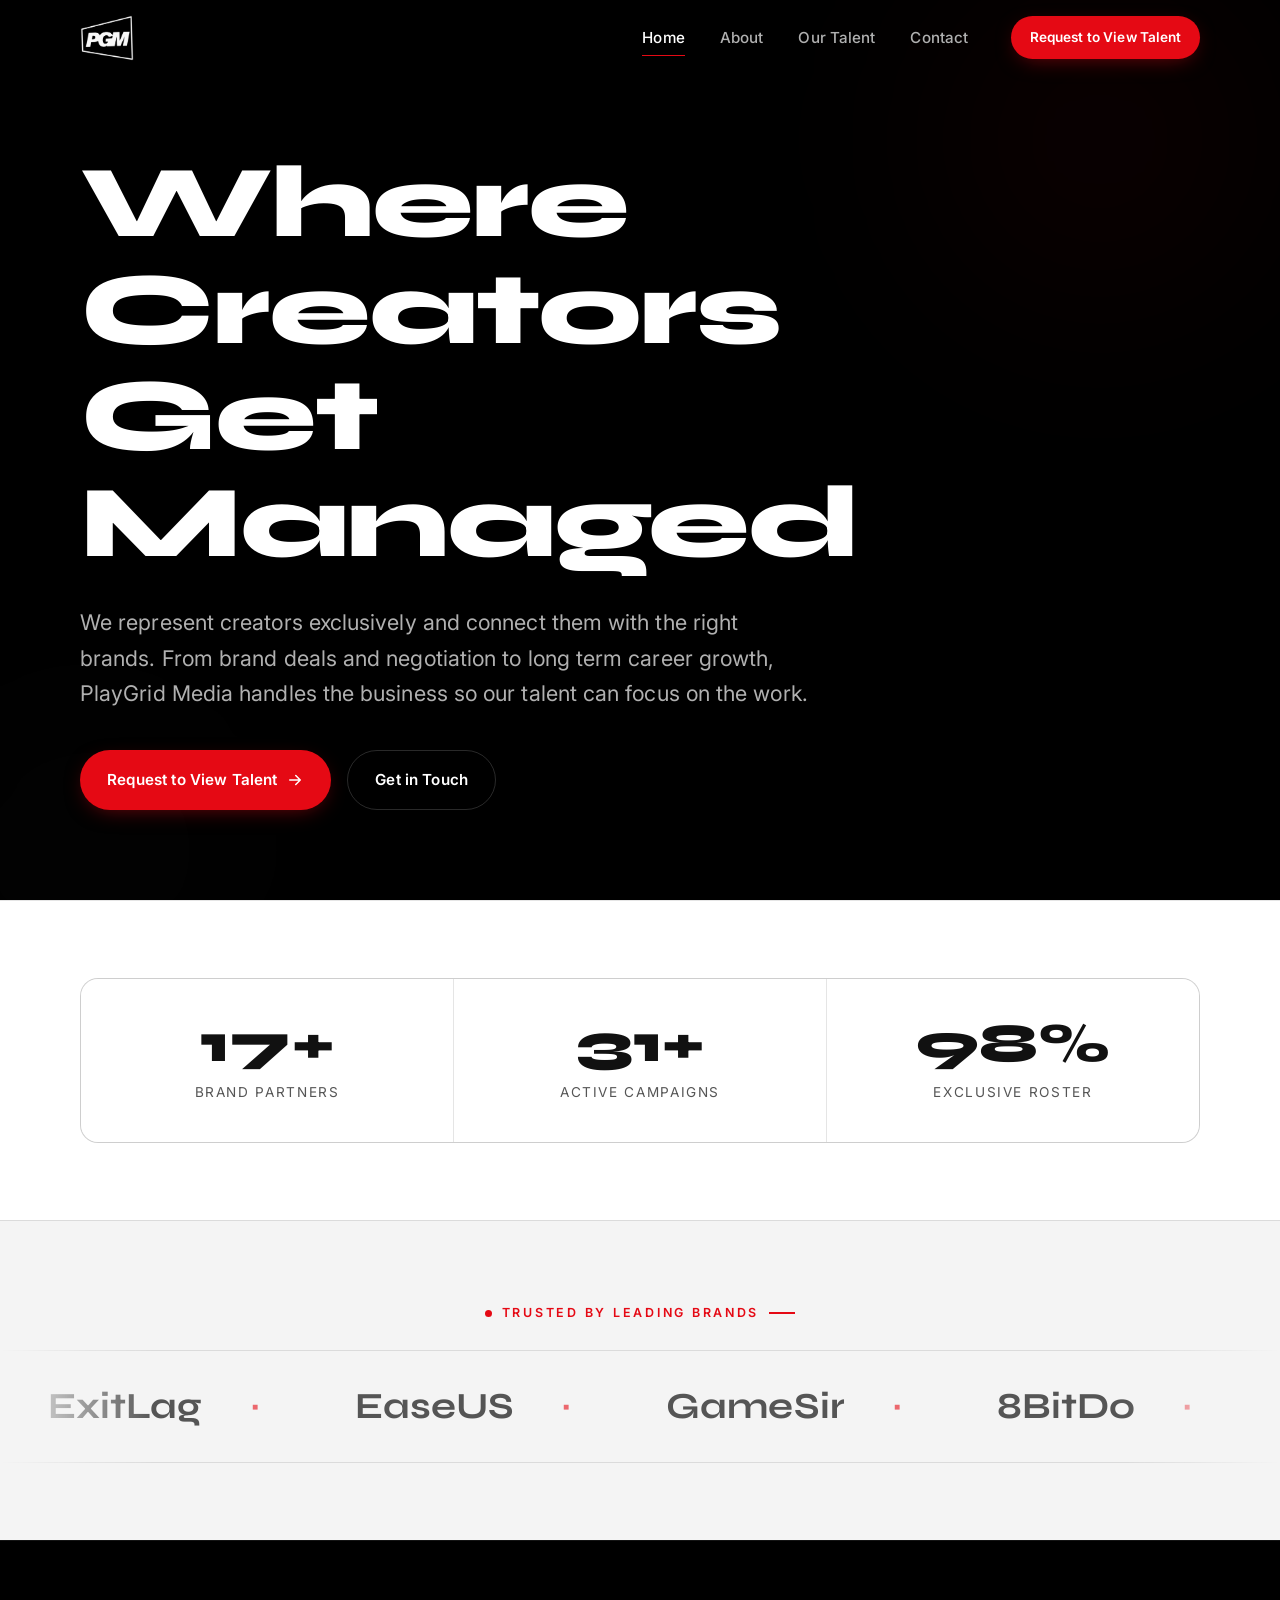
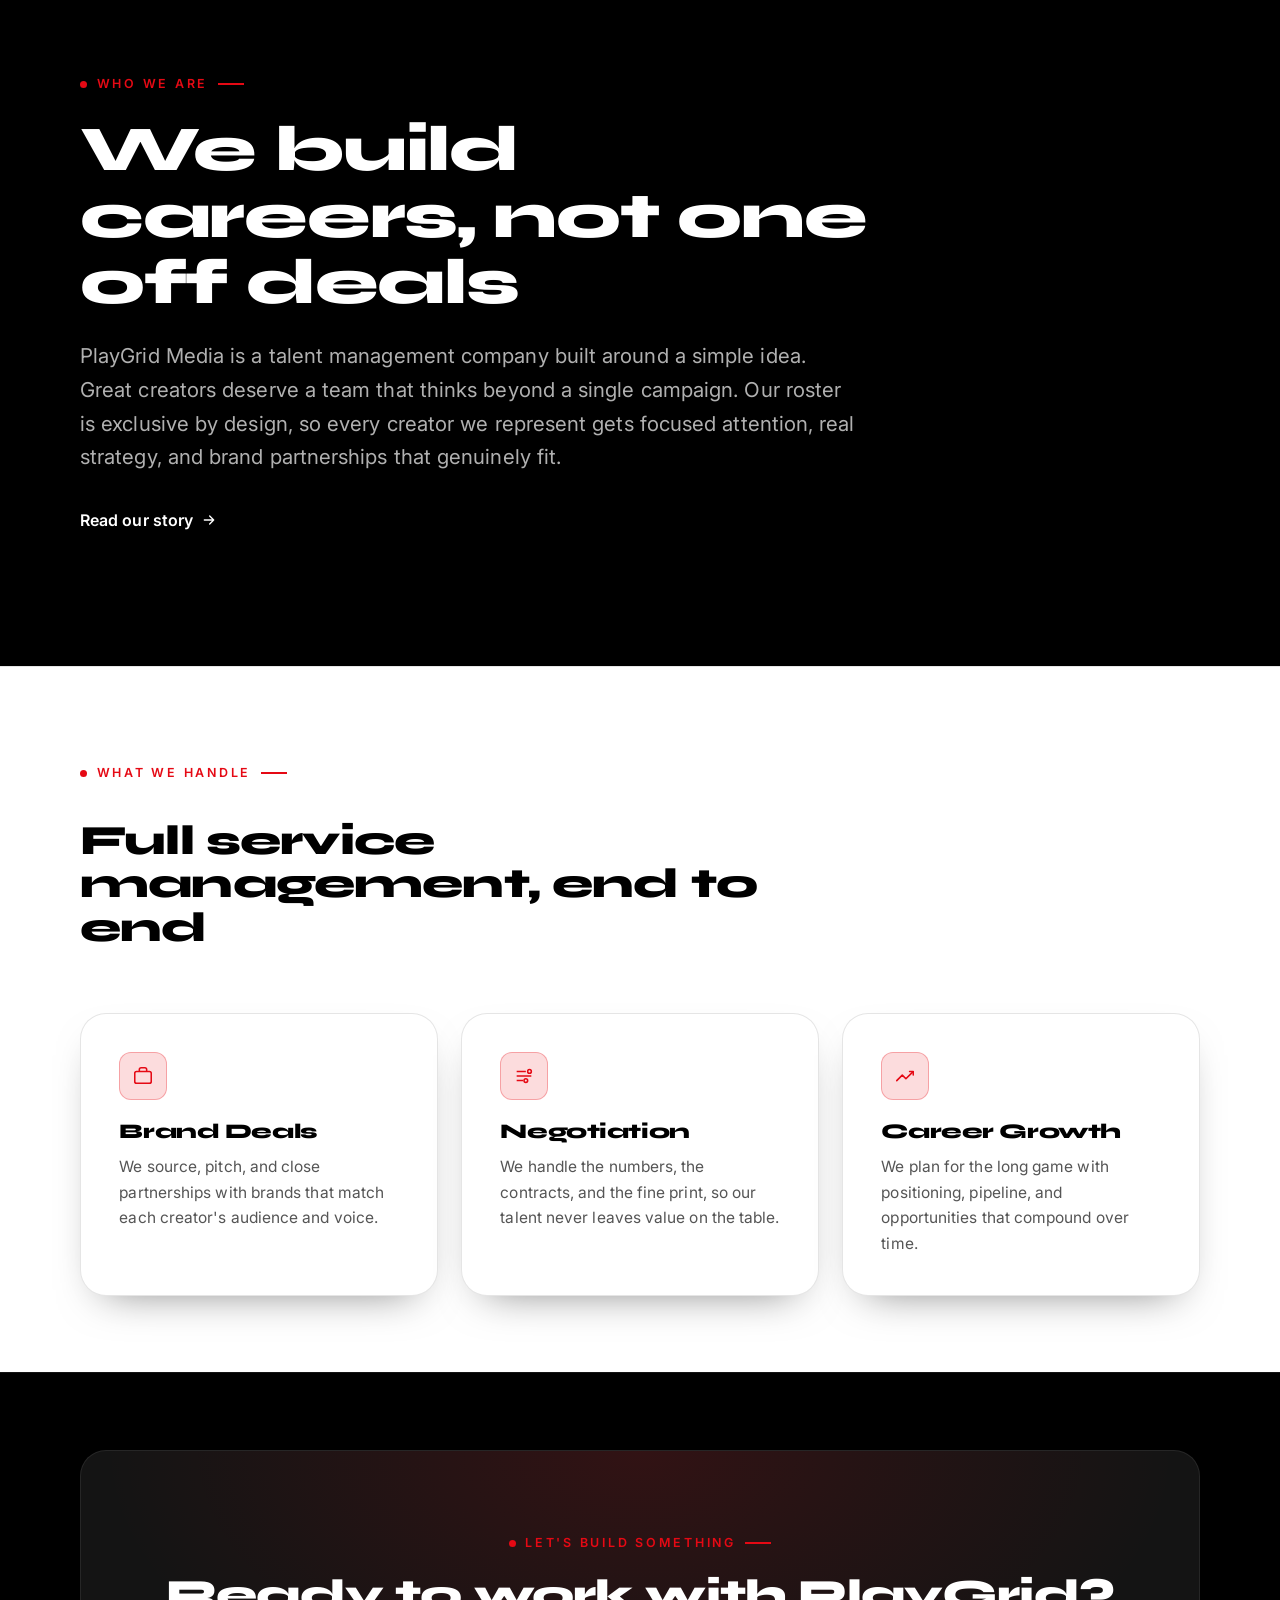
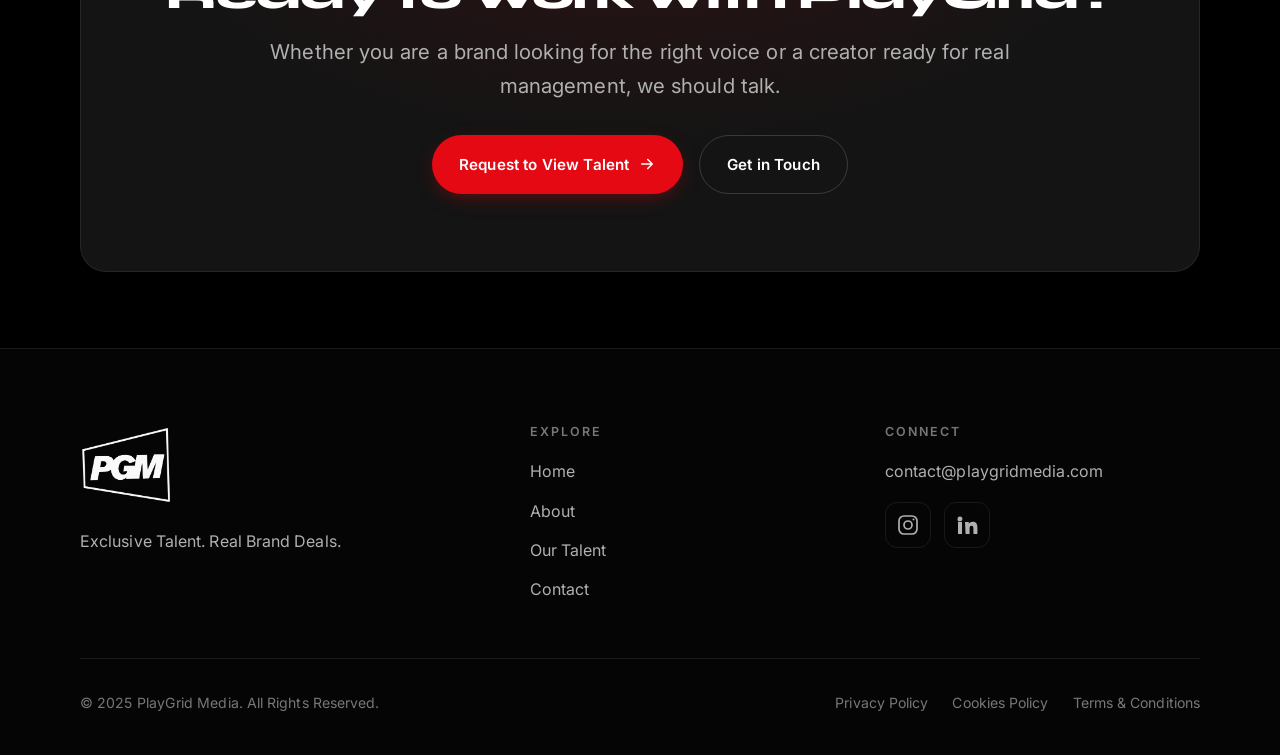
<file: index.html>
<!DOCTYPE html>
<html lang="en">
<head>
  <meta charset="UTF-8" />
  <script>document.documentElement.className += " js";</script>
  <meta name="viewport" content="width=device-width, initial-scale=1.0" />
  <title>PlayGrid Media | Talent Management, Brand Deals, Career Growth</title>
  <meta name="description" content="PlayGrid Media is a talent management company. We represent creators exclusively and connect them with brands through real deals, negotiation, and long term career growth." />
  <link rel="canonical" href="https://playgridmedia.com/" />

  <!-- Open Graph / social -->
  <meta property="og:type" content="website" />
  <meta property="og:title" content="PlayGrid Media | Talent Management" />
  <meta property="og:description" content="Exclusive talent. Real brand deals. PlayGrid Media represents creators and connects them with the right brands." />
  <meta property="og:url" content="https://playgridmedia.com/" />
  <meta property="og:image" content="https://playgridmedia.com/logo.png" />
  <meta name="twitter:card" content="summary_large_image" />

  <!-- Fonts -->
  <link rel="preconnect" href="https://fonts.googleapis.com" />
  <link rel="preconnect" href="https://fonts.gstatic.com" crossorigin />
  <link href="https://fonts.googleapis.com/css2?family=Inter:wght@400;500;600&family=Syne:wght@700;800&display=swap" rel="stylesheet" />

  <link rel="icon" href="favicon.png" type="image/png" />
  <link rel="stylesheet" href="css/style.css" />

  <script type="application/ld+json">
  {
    "@context": "https://schema.org",
    "@type": "Organization",
    "name": "PlayGrid Media",
    "url": "https://playgridmedia.com",
    "description": "PlayGrid Media is a talent management company representing creators exclusively and connecting them with brands.",
    "email": "contact@playgridmedia.com",
    "sameAs": ["https://www.instagram.com/playgridmedia/", "https://www.linkedin.com/in/sayed-atal-akbari-139120352/"]
  }
  </script>
</head>
<body>
  <div class="grain" aria-hidden="true"></div>

  <!-- ============ NAV ============ -->
  <header class="nav" id="nav">
    <div class="nav__inner container">
      <a class="nav__logo" href="index.html" aria-label="PlayGrid Media home"><img class="logo-img" src="logo.png" alt="PlayGrid Media" /></a>
      <nav class="nav__links" id="navLinks" aria-label="Primary">
        <a href="index.html" class="nav__link">Home</a>
        <a href="about.html" class="nav__link">About</a>
        <a href="talent.html" class="nav__link">Our Talent</a>
        <a href="contact.html" class="nav__link">Contact</a>
        <a href="talent.html" class="btn btn--primary btn--small nav__cta">Request to View Talent</a>
      </nav>
      <button class="nav__toggle" id="navToggle" aria-label="Open menu" aria-expanded="false" aria-controls="navLinks">
        <span></span><span></span><span></span>
      </button>
    </div>
  </header>

  <main>
    <!-- ============ HERO ============ -->
    <section class="hero">
      <div class="glow glow--gold" style="width:520px;height:520px;top:-120px;right:-80px;" data-parallax="0.12" aria-hidden="true"></div>
      <div class="glow glow--cool" style="width:420px;height:420px;bottom:-160px;left:-120px;" data-parallax="0.06" aria-hidden="true"></div>
      <div class="container">
        <div class="hero__inner">
          <h1 class="hero__title h-xl reveal-on-load">
            <span class="word"><span style="animation-delay:.10s">Where</span></span>
            <span class="word"><span style="animation-delay:.18s">Creators</span></span><br />
            <span class="word"><span style="animation-delay:.26s">Get</span></span>
            <span class="word"><span style="animation-delay:.34s">Managed</span></span>
          </h1>
          <p class="hero__subtitle hero__fade" style="animation-delay:.5s">
            We represent creators exclusively and connect them with the right brands. From brand deals and negotiation to long term career growth, PlayGrid Media handles the business so our talent can focus on the work.
          </p>
          <div class="hero__cta hero__fade" style="animation-delay:.62s">
            <a href="talent.html" class="btn btn--primary">Request to View Talent
              <svg class="arrow" width="18" height="18" viewBox="0 0 24 24" fill="none" stroke="currentColor" stroke-width="2" stroke-linecap="round" stroke-linejoin="round"><path d="M5 12h14M13 6l6 6-6 6"/></svg>
            </a>
            <a href="contact.html" class="btn btn--ghost">Get in Touch</a>
          </div>
        </div>
      </div>
    </section>

    <!-- ============ STATS ============ -->
    <section class="section section--tight section--light">
      <div class="container">
        <div class="stats" data-reveal>
          <div class="stat">
            <p class="stat__num"><span data-target="17">0</span><span class="suffix">+</span></p>
            <p class="stat__label">Brand Partners</p>
          </div>
          <div class="stat">
            <p class="stat__num"><span data-target="32">0</span><span class="suffix">+</span></p>
            <p class="stat__label">Active Campaigns</p>
          </div>
          <div class="stat">
            <p class="stat__num"><span data-target="100">0</span><span class="suffix">%</span></p>
            <p class="stat__label">Exclusive Roster</p>
          </div>
        </div>
      </div>
    </section>

    <!-- ============ BRAND MARQUEE ============ -->
    <section class="section--tight section--soft" aria-label="Brand partners">
      <div class="container center" style="margin-bottom:1.6rem;">
        <p class="eyebrow" data-reveal>Trusted by leading brands</p>
      </div>
      <div class="marquee">
        <div class="marquee__track">
          <div class="marquee__group">
            <span class="marquee__item">ExitLag</span>
            <span class="marquee__item">EaseUS</span>
            <span class="marquee__item">GameSir</span>
            <span class="marquee__item">8BitDo</span>
            <span class="marquee__item">LagoFast</span>
            <span class="marquee__item">LagZapper</span>
          </div>
        </div>
      </div>
    </section>

    <!-- ============ ABOUT TEASER ============ -->
    <section class="section">
      <div class="container">
        <div style="max-width: 820px;">
          <p class="eyebrow" data-reveal style="margin-bottom:1.4rem;">Who we are</p>
          <h2 class="h-lg" data-reveal style="--delay:80ms;">We build careers, not one off deals</h2>
          <p class="lead" data-reveal style="--delay:160ms; margin-top:1.4rem;">
            PlayGrid Media is a talent management company built around a simple idea. Great creators deserve a team that thinks beyond a single campaign. Our roster is exclusive by design, so every creator we represent gets focused attention, real strategy, and brand partnerships that genuinely fit.
          </p>
          <div data-reveal style="--delay:240ms; margin-top:2rem;">
            <a href="about.html" class="text-link">Read our story
              <svg class="arrow" width="16" height="16" viewBox="0 0 24 24" fill="none" stroke="currentColor" stroke-width="2" stroke-linecap="round" stroke-linejoin="round"><path d="M5 12h14M13 6l6 6-6 6"/></svg>
            </a>
          </div>
        </div>
      </div>
    </section>

    <!-- ============ WHAT WE HANDLE ============ -->
    <section class="section section--tight section--light">
      <div class="container">
        <div class="section__head">
          <p class="eyebrow" data-reveal>What we handle</p>
          <h2 class="h-md" data-reveal style="--delay:80ms; margin-top:1rem;">Full service management, end to end</h2>
        </div>
        <div class="grid grid--3">
          <article class="card" data-reveal style="--delay:0ms;">
            <div class="card__icon">
              <svg width="22" height="22" viewBox="0 0 24 24" fill="none" stroke="currentColor" stroke-width="1.7"><rect x="3" y="7" width="18" height="13" rx="2"/><path d="M8 7V5a2 2 0 012-2h4a2 2 0 012 2v2"/></svg>
            </div>
            <h3>Brand Deals</h3>
            <p>We source, pitch, and close partnerships with brands that match each creator's audience and voice.</p>
          </article>
          <article class="card" data-reveal style="--delay:120ms;">
            <div class="card__icon">
              <svg width="22" height="22" viewBox="0 0 24 24" fill="none" stroke="currentColor" stroke-width="1.7"><path d="M4 7h10M4 12h16M4 17h7"/><circle cx="18" cy="7" r="2"/><circle cx="14" cy="17" r="2"/></svg>
            </div>
            <h3>Negotiation</h3>
            <p>We handle the numbers, the contracts, and the fine print, so our talent never leaves value on the table.</p>
          </article>
          <article class="card" data-reveal style="--delay:240ms;">
            <div class="card__icon">
              <svg width="22" height="22" viewBox="0 0 24 24" fill="none" stroke="currentColor" stroke-width="1.7" stroke-linecap="round" stroke-linejoin="round"><path d="M3 17l6-6 4 4 7-7"/><path d="M17 7h4v4"/></svg>
            </div>
            <h3>Career Growth</h3>
            <p>We plan for the long game with positioning, pipeline, and opportunities that compound over time.</p>
          </article>
        </div>
      </div>
    </section>

    <!-- ============ CTA BAND ============ -->
    <section class="section section--tight">
      <div class="container">
        <div class="cta-band" data-reveal="scale">
          <p class="eyebrow center" style="justify-content:center; margin-bottom:1.2rem;">Let's build something</p>
          <h2 class="h-md">Ready to work with PlayGrid?</h2>
          <p class="lead center" style="margin-top:1.2rem;">Whether you are a brand looking for the right voice or a creator ready for real management, we should talk.</p>
          <div class="hero__cta" style="justify-content:center;">
            <a href="talent.html" class="btn btn--primary">Request to View Talent
              <svg class="arrow" width="18" height="18" viewBox="0 0 24 24" fill="none" stroke="currentColor" stroke-width="2" stroke-linecap="round" stroke-linejoin="round"><path d="M5 12h14M13 6l6 6-6 6"/></svg>
            </a>
            <a href="contact.html" class="btn btn--ghost">Get in Touch</a>
          </div>
        </div>
      </div>
    </section>
  </main>

  <!-- ============ FOOTER ============ -->
  <footer class="footer">
    <div class="container">
      <div class="footer__top">
        <div class="footer__brand">
          <a class="nav__logo" href="index.html"><img class="logo-img" src="logo.png" alt="PlayGrid Media" /></a>
          <p class="footer__tag">Exclusive Talent. Real Brand Deals.</p>
        </div>
        <div class="footer__col">
          <h4>Explore</h4>
          <ul>
            <li><a href="index.html">Home</a></li>
            <li><a href="about.html">About</a></li>
            <li><a href="talent.html">Our Talent</a></li>
            <li><a href="contact.html">Contact</a></li>
          </ul>
        </div>
        <div class="footer__col">
          <h4>Connect</h4>
          <ul>
            <li><a href="mailto:contact@playgridmedia.com">contact@playgridmedia.com</a></li>
          </ul>
          <div class="socials footer__socials">
            <a href="https://www.instagram.com/playgridmedia/" target="_blank" rel="noopener" aria-label="PlayGrid Media on Instagram">
              <svg width="20" height="20" viewBox="0 0 24 24" fill="none" stroke="currentColor" stroke-width="1.7"><rect x="3" y="3" width="18" height="18" rx="5"/><circle cx="12" cy="12" r="4"/><circle cx="17.5" cy="6.5" r="1" fill="currentColor" stroke="none"/></svg>
            </a>
            <a href="https://www.linkedin.com/in/sayed-atal-akbari-139120352/" target="_blank" rel="noopener" aria-label="PlayGrid Media on LinkedIn">
              <svg width="20" height="20" viewBox="0 0 24 24" fill="currentColor"><path d="M4.98 3.5a2.5 2.5 0 11-.02 5 2.5 2.5 0 01.02-5zM3 9h4v12H3zM10 9h3.8v1.7h.05c.53-1 1.83-2.05 3.77-2.05 4.03 0 4.78 2.65 4.78 6.1V21h-4v-5.3c0-1.26-.02-2.9-1.77-2.9-1.77 0-2.04 1.38-2.04 2.8V21h-4z"/></svg>
            </a>
          </div>
        </div>
      </div>
      <div class="footer__bottom">
        <p>&copy; 2025 PlayGrid Media. All Rights Reserved.</p>
        <ul class="footer__legal">
          <li><a href="privacy-policy.html">Privacy Policy</a></li>
          <li><a href="cookies-policy.html">Cookies Policy</a></li>
          <li><a href="terms-and-conditions.html">Terms &amp; Conditions</a></li>
        </ul>
      </div>
    </div>
    <div class="footer__wordmark" aria-hidden="true">PLAYGRID</div>
  </footer>

  <script src="js/main.js"></script>
</body>
</html>
</file>
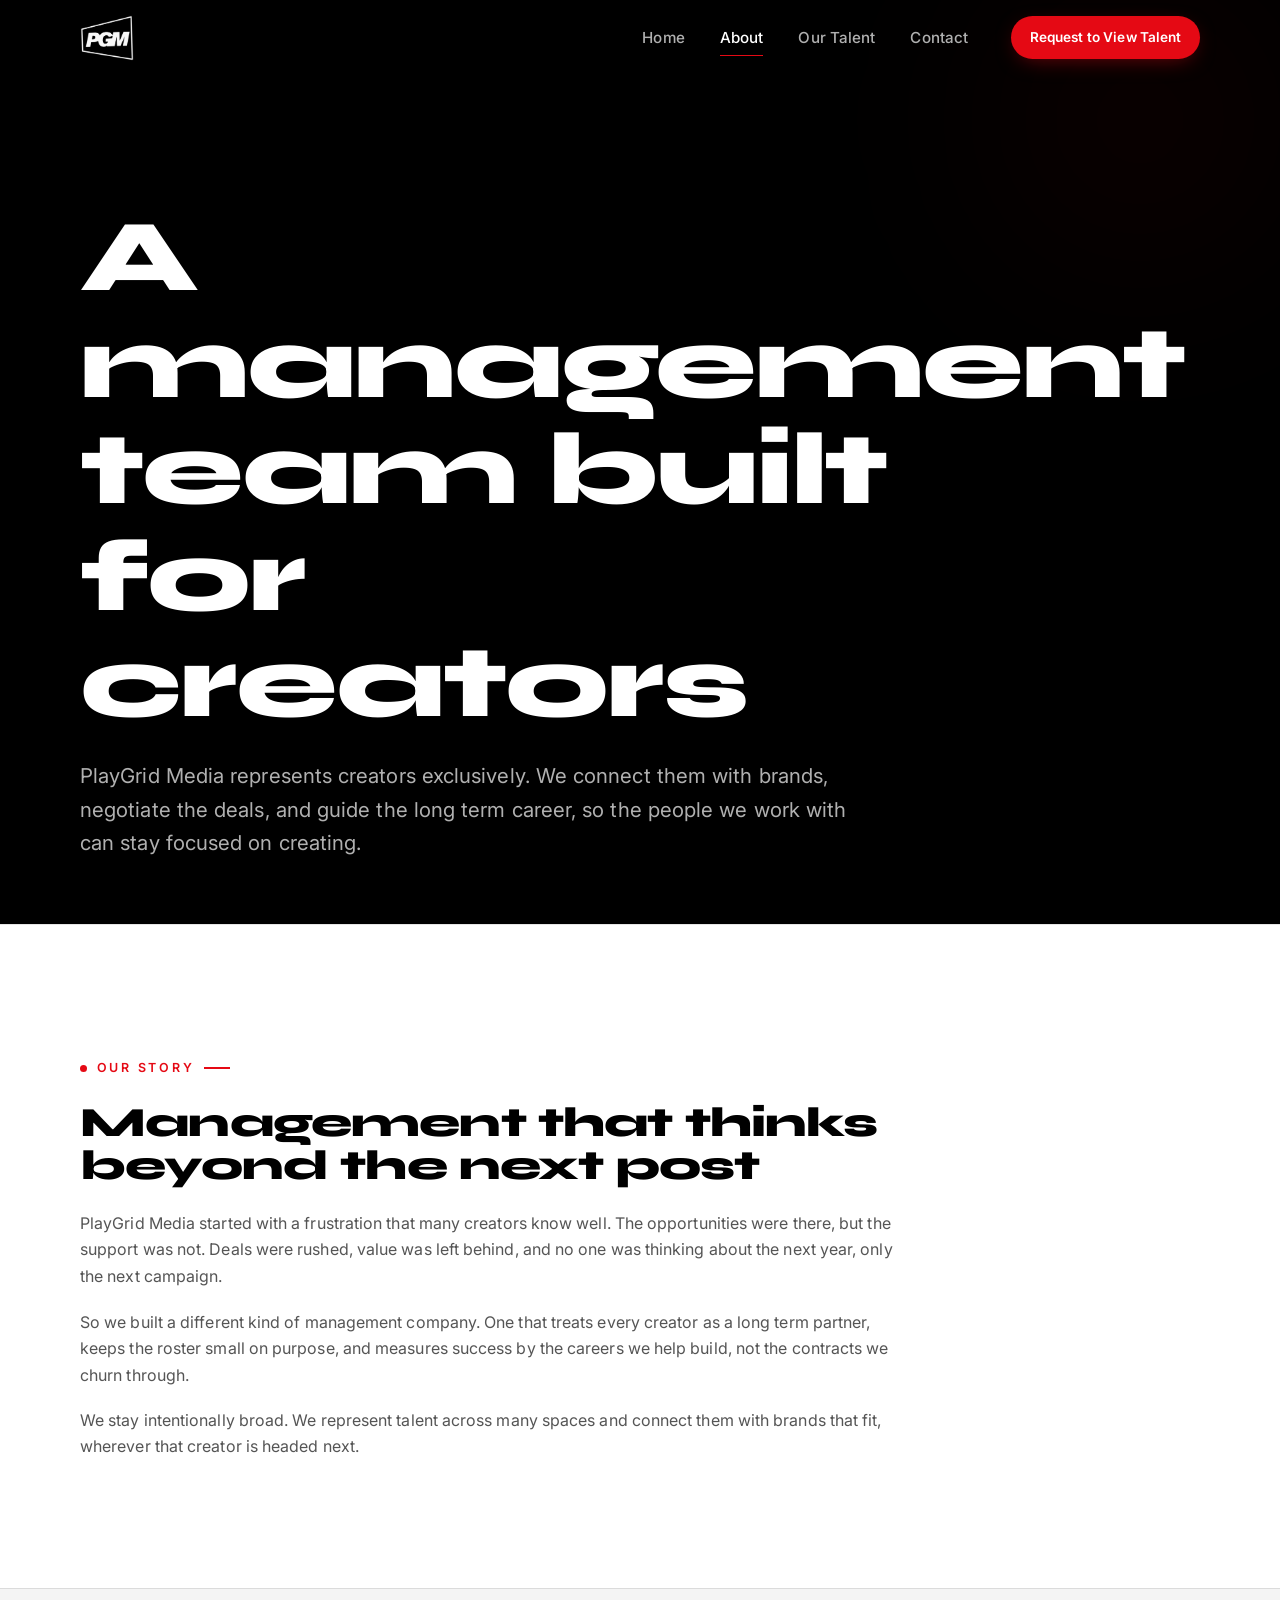
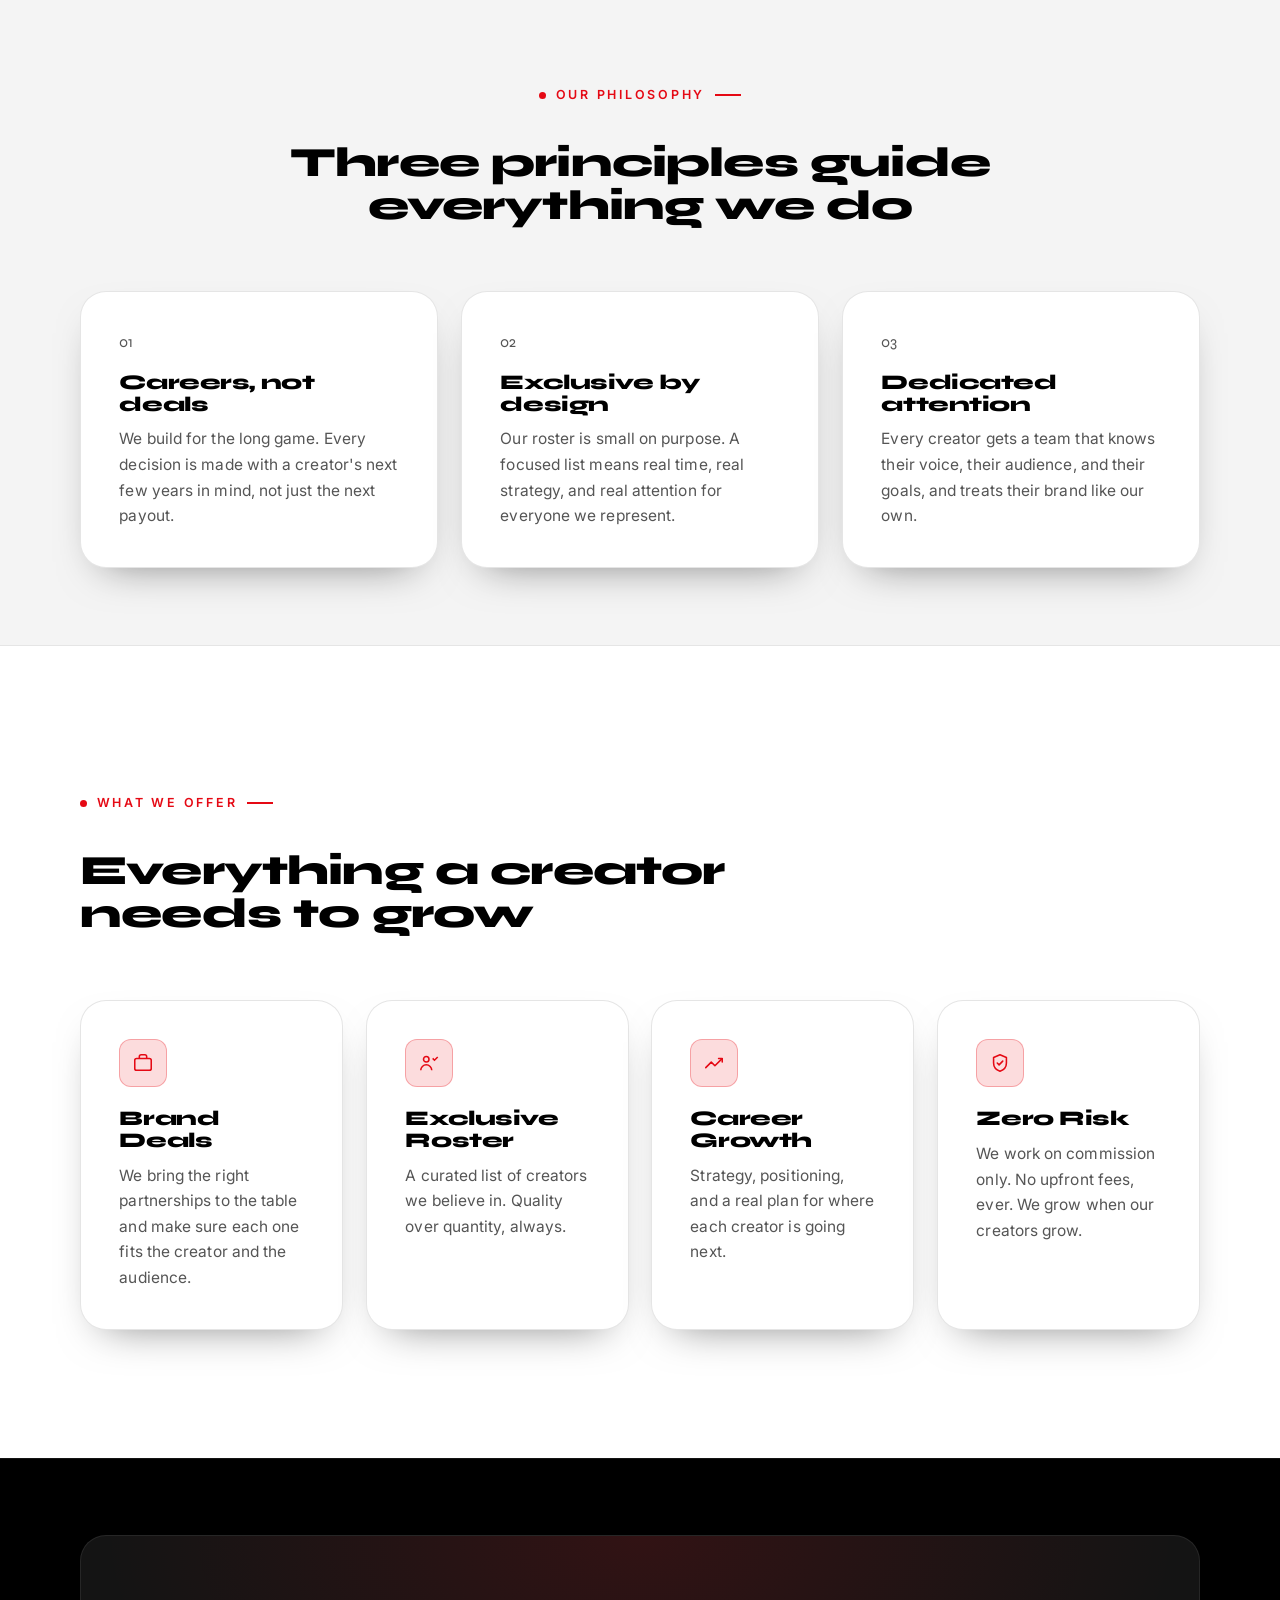
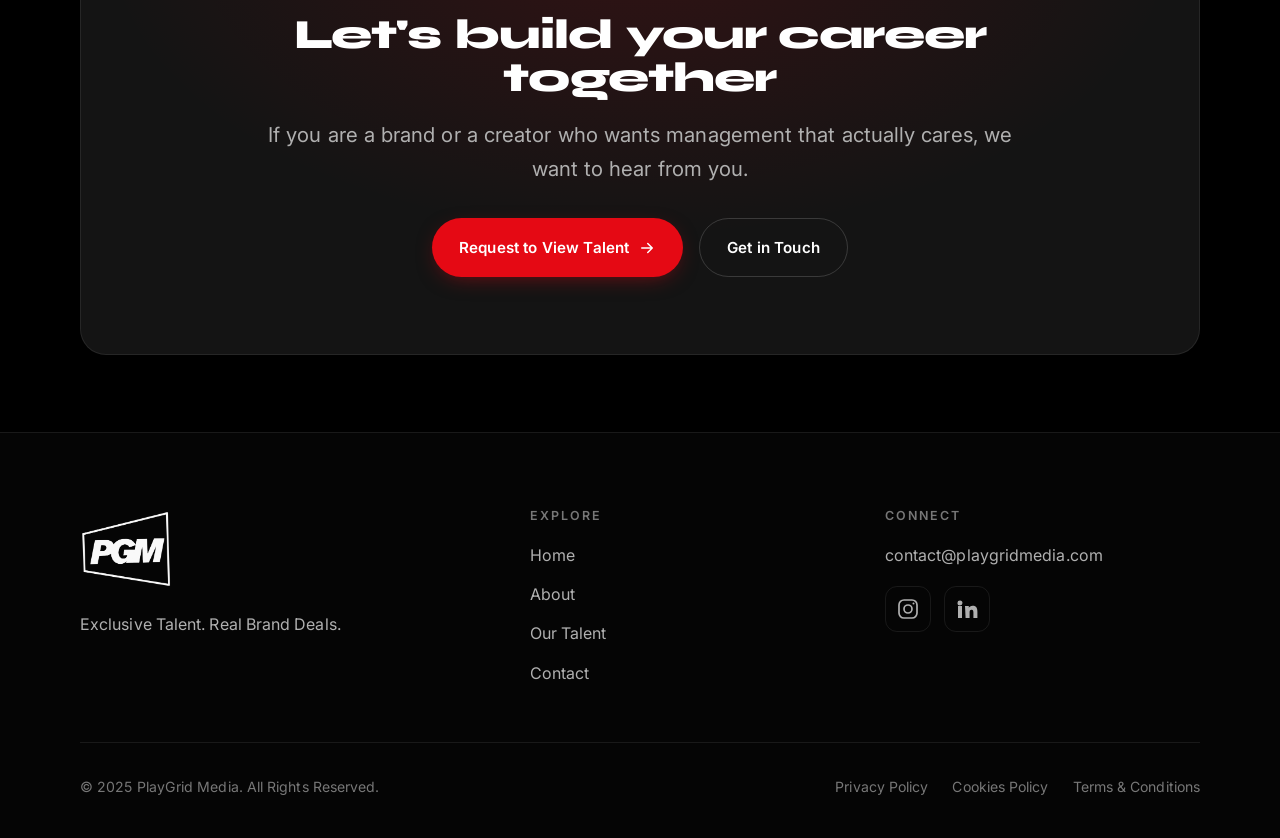
<file: about.html>
<!DOCTYPE html>
<html lang="en">
<head>
  <meta charset="UTF-8" />
  <script>document.documentElement.className += " js";</script>
  <meta name="viewport" content="width=device-width, initial-scale=1.0" />
  <title>About | PlayGrid Media, Talent Management Company</title>
  <meta name="description" content="PlayGrid Media is a talent management company that builds creator careers. Exclusive roster, dedicated attention, brand deals, and zero upfront risk." />
  <link rel="canonical" href="https://playgridmedia.com/about.html" />

  <meta property="og:type" content="website" />
  <meta property="og:title" content="About PlayGrid Media" />
  <meta property="og:description" content="We build careers, not one off deals. An exclusive talent management company." />
  <meta property="og:url" content="https://playgridmedia.com/about.html" />
  <meta property="og:image" content="https://playgridmedia.com/logo.png" />
  <meta name="twitter:card" content="summary_large_image" />

  <link rel="preconnect" href="https://fonts.googleapis.com" />
  <link rel="preconnect" href="https://fonts.gstatic.com" crossorigin />
  <link href="https://fonts.googleapis.com/css2?family=Inter:wght@400;500;600&family=Syne:wght@700;800&display=swap" rel="stylesheet" />

  <link rel="icon" href="favicon.png" type="image/png" />
  <link rel="stylesheet" href="css/style.css" />
</head>
<body>
  <div class="grain" aria-hidden="true"></div>

  <!-- ============ NAV ============ -->
  <header class="nav" id="nav">
    <div class="nav__inner container">
      <a class="nav__logo" href="index.html" aria-label="PlayGrid Media home"><img class="logo-img" src="logo.png" alt="PlayGrid Media" /></a>
      <nav class="nav__links" id="navLinks" aria-label="Primary">
        <a href="index.html" class="nav__link">Home</a>
        <a href="about.html" class="nav__link">About</a>
        <a href="talent.html" class="nav__link">Our Talent</a>
        <a href="contact.html" class="nav__link">Contact</a>
        <a href="talent.html" class="btn btn--primary btn--small nav__cta">Request to View Talent</a>
      </nav>
      <button class="nav__toggle" id="navToggle" aria-label="Open menu" aria-expanded="false" aria-controls="navLinks">
        <span></span><span></span><span></span>
      </button>
    </div>
  </header>

  <main>
    <!-- ============ PAGE HERO ============ -->
    <section class="page-hero">
      <div class="glow glow--gold" style="width:480px;height:480px;top:-120px;right:-100px;" data-parallax="0.1" aria-hidden="true"></div>
      <div class="container">
        <div class="page-hero__inner">
          <h1 class="h-xl hero__fade" style="animation-delay:.14s">A management team built for creators</h1>
          <p class="lead hero__fade" style="animation-delay:.26s">
            PlayGrid Media represents creators exclusively. We connect them with brands, negotiate the deals, and guide the long term career, so the people we work with can stay focused on creating.
          </p>
        </div>
      </div>
    </section>

    <!-- ============ STORY ============ -->
    <section class="section section--light">
      <div class="container">
        <div style="max-width: 820px;">
          <p class="eyebrow" data-reveal style="margin-bottom:1.4rem;">Our story</p>
          <h2 class="h-md" data-reveal style="--delay:80ms;">Management that thinks beyond the next post</h2>
          <p data-reveal style="--delay:160ms; margin-top:1.4rem; color:var(--muted);">
            PlayGrid Media started with a frustration that many creators know well. The opportunities were there, but the support was not. Deals were rushed, value was left behind, and no one was thinking about the next year, only the next campaign.
          </p>
          <p data-reveal style="--delay:220ms; margin-top:1.2rem; color:var(--muted);">
            So we built a different kind of management company. One that treats every creator as a long term partner, keeps the roster small on purpose, and measures success by the careers we help build, not the contracts we churn through.
          </p>
          <p data-reveal style="--delay:280ms; margin-top:1.2rem; color:var(--muted);">
            We stay intentionally broad. We represent talent across many spaces and connect them with brands that fit, wherever that creator is headed next.
          </p>
        </div>
      </div>
    </section>

    <!-- ============ PHILOSOPHY ============ -->
    <section class="section section--tight section--soft">
      <div class="container">
        <div class="section__head center">
          <p class="eyebrow center" data-reveal style="justify-content:center;">Our philosophy</p>
          <h2 class="h-md" data-reveal style="--delay:80ms; margin-top:1rem;">Three principles guide everything we do</h2>
        </div>
        <div class="grid grid--3">
          <article class="card" data-reveal style="--delay:0ms;">
            <p class="card__index">01</p>
            <h3>Careers, not deals</h3>
            <p>We build for the long game. Every decision is made with a creator's next few years in mind, not just the next payout.</p>
          </article>
          <article class="card" data-reveal style="--delay:120ms;">
            <p class="card__index">02</p>
            <h3>Exclusive by design</h3>
            <p>Our roster is small on purpose. A focused list means real time, real strategy, and real attention for everyone we represent.</p>
          </article>
          <article class="card" data-reveal style="--delay:240ms;">
            <p class="card__index">03</p>
            <h3>Dedicated attention</h3>
            <p>Every creator gets a team that knows their voice, their audience, and their goals, and treats their brand like our own.</p>
          </article>
        </div>
      </div>
    </section>

    <!-- ============ FEATURE CARDS ============ -->
    <section class="section section--light">
      <div class="container">
        <div class="section__head">
          <p class="eyebrow" data-reveal>What we offer</p>
          <h2 class="h-md" data-reveal style="--delay:80ms; margin-top:1rem;">Everything a creator needs to grow</h2>
        </div>
        <div class="grid grid--4">
          <article class="card" data-reveal style="--delay:0ms;">
            <div class="card__icon">
              <svg width="22" height="22" viewBox="0 0 24 24" fill="none" stroke="currentColor" stroke-width="1.7"><rect x="3" y="7" width="18" height="13" rx="2"/><path d="M8 7V5a2 2 0 012-2h4a2 2 0 012 2v2"/></svg>
            </div>
            <h3>Brand Deals</h3>
            <p>We bring the right partnerships to the table and make sure each one fits the creator and the audience.</p>
          </article>
          <article class="card" data-reveal style="--delay:120ms;">
            <div class="card__icon">
              <svg width="22" height="22" viewBox="0 0 24 24" fill="none" stroke="currentColor" stroke-width="1.7"><circle cx="9" cy="8" r="3"/><path d="M3 20c0-3.3 2.7-6 6-6s6 2.7 6 6"/><path d="M16 7l2 2 3.5-3.5"/></svg>
            </div>
            <h3>Exclusive Roster</h3>
            <p>A curated list of creators we believe in. Quality over quantity, always.</p>
          </article>
          <article class="card" data-reveal style="--delay:240ms;">
            <div class="card__icon">
              <svg width="22" height="22" viewBox="0 0 24 24" fill="none" stroke="currentColor" stroke-width="1.7" stroke-linecap="round" stroke-linejoin="round"><path d="M3 17l6-6 4 4 7-7"/><path d="M17 7h4v4"/></svg>
            </div>
            <h3>Career Growth</h3>
            <p>Strategy, positioning, and a real plan for where each creator is going next.</p>
          </article>
          <article class="card" data-reveal style="--delay:360ms;">
            <div class="card__icon">
              <svg width="22" height="22" viewBox="0 0 24 24" fill="none" stroke="currentColor" stroke-width="1.7" stroke-linecap="round" stroke-linejoin="round"><path d="M12 3l7 3v6c0 4.4-3 7.6-7 9-4-1.4-7-4.6-7-9V6z"/><path d="M9 12l2 2 4-4"/></svg>
            </div>
            <h3>Zero Risk</h3>
            <p>We work on commission only. No upfront fees, ever. We grow when our creators grow.</p>
          </article>
        </div>
      </div>
    </section>

    <!-- ============ CTA BAND ============ -->
    <section class="section section--tight">
      <div class="container">
        <div class="cta-band" data-reveal="scale">
          <h2 class="h-md">Let's build your career together</h2>
          <p class="lead center" style="margin-top:1.2rem;">If you are a brand or a creator who wants management that actually cares, we want to hear from you.</p>
          <div class="hero__cta" style="justify-content:center;">
            <a href="talent.html" class="btn btn--primary">Request to View Talent
              <svg class="arrow" width="18" height="18" viewBox="0 0 24 24" fill="none" stroke="currentColor" stroke-width="2" stroke-linecap="round" stroke-linejoin="round"><path d="M5 12h14M13 6l6 6-6 6"/></svg>
            </a>
            <a href="contact.html" class="btn btn--ghost">Get in Touch</a>
          </div>
        </div>
      </div>
    </section>
  </main>

  <!-- ============ FOOTER ============ -->
  <footer class="footer">
    <div class="container">
      <div class="footer__top">
        <div class="footer__brand">
          <a class="nav__logo" href="index.html"><img class="logo-img" src="logo.png" alt="PlayGrid Media" /></a>
          <p class="footer__tag">Exclusive Talent. Real Brand Deals.</p>
        </div>
        <div class="footer__col">
          <h4>Explore</h4>
          <ul>
            <li><a href="index.html">Home</a></li>
            <li><a href="about.html">About</a></li>
            <li><a href="talent.html">Our Talent</a></li>
            <li><a href="contact.html">Contact</a></li>
          </ul>
        </div>
        <div class="footer__col">
          <h4>Connect</h4>
          <ul>
            <li><a href="mailto:contact@playgridmedia.com">contact@playgridmedia.com</a></li>
          </ul>
          <div class="socials footer__socials">
            <a href="https://www.instagram.com/playgridmedia/" target="_blank" rel="noopener" aria-label="PlayGrid Media on Instagram">
              <svg width="20" height="20" viewBox="0 0 24 24" fill="none" stroke="currentColor" stroke-width="1.7"><rect x="3" y="3" width="18" height="18" rx="5"/><circle cx="12" cy="12" r="4"/><circle cx="17.5" cy="6.5" r="1" fill="currentColor" stroke="none"/></svg>
            </a>
            <a href="https://www.linkedin.com/in/sayed-atal-akbari-139120352/" target="_blank" rel="noopener" aria-label="PlayGrid Media on LinkedIn">
              <svg width="20" height="20" viewBox="0 0 24 24" fill="currentColor"><path d="M4.98 3.5a2.5 2.5 0 11-.02 5 2.5 2.5 0 01.02-5zM3 9h4v12H3zM10 9h3.8v1.7h.05c.53-1 1.83-2.05 3.77-2.05 4.03 0 4.78 2.65 4.78 6.1V21h-4v-5.3c0-1.26-.02-2.9-1.77-2.9-1.77 0-2.04 1.38-2.04 2.8V21h-4z"/></svg>
            </a>
          </div>
        </div>
      </div>
      <div class="footer__bottom">
        <p>&copy; 2025 PlayGrid Media. All Rights Reserved.</p>
        <ul class="footer__legal">
          <li><a href="privacy-policy.html">Privacy Policy</a></li>
          <li><a href="cookies-policy.html">Cookies Policy</a></li>
          <li><a href="terms-and-conditions.html">Terms &amp; Conditions</a></li>
        </ul>
      </div>
    </div>
    <div class="footer__wordmark" aria-hidden="true">PLAYGRID</div>
  </footer>

  <script src="js/main.js"></script>
</body>
</html>
</file>
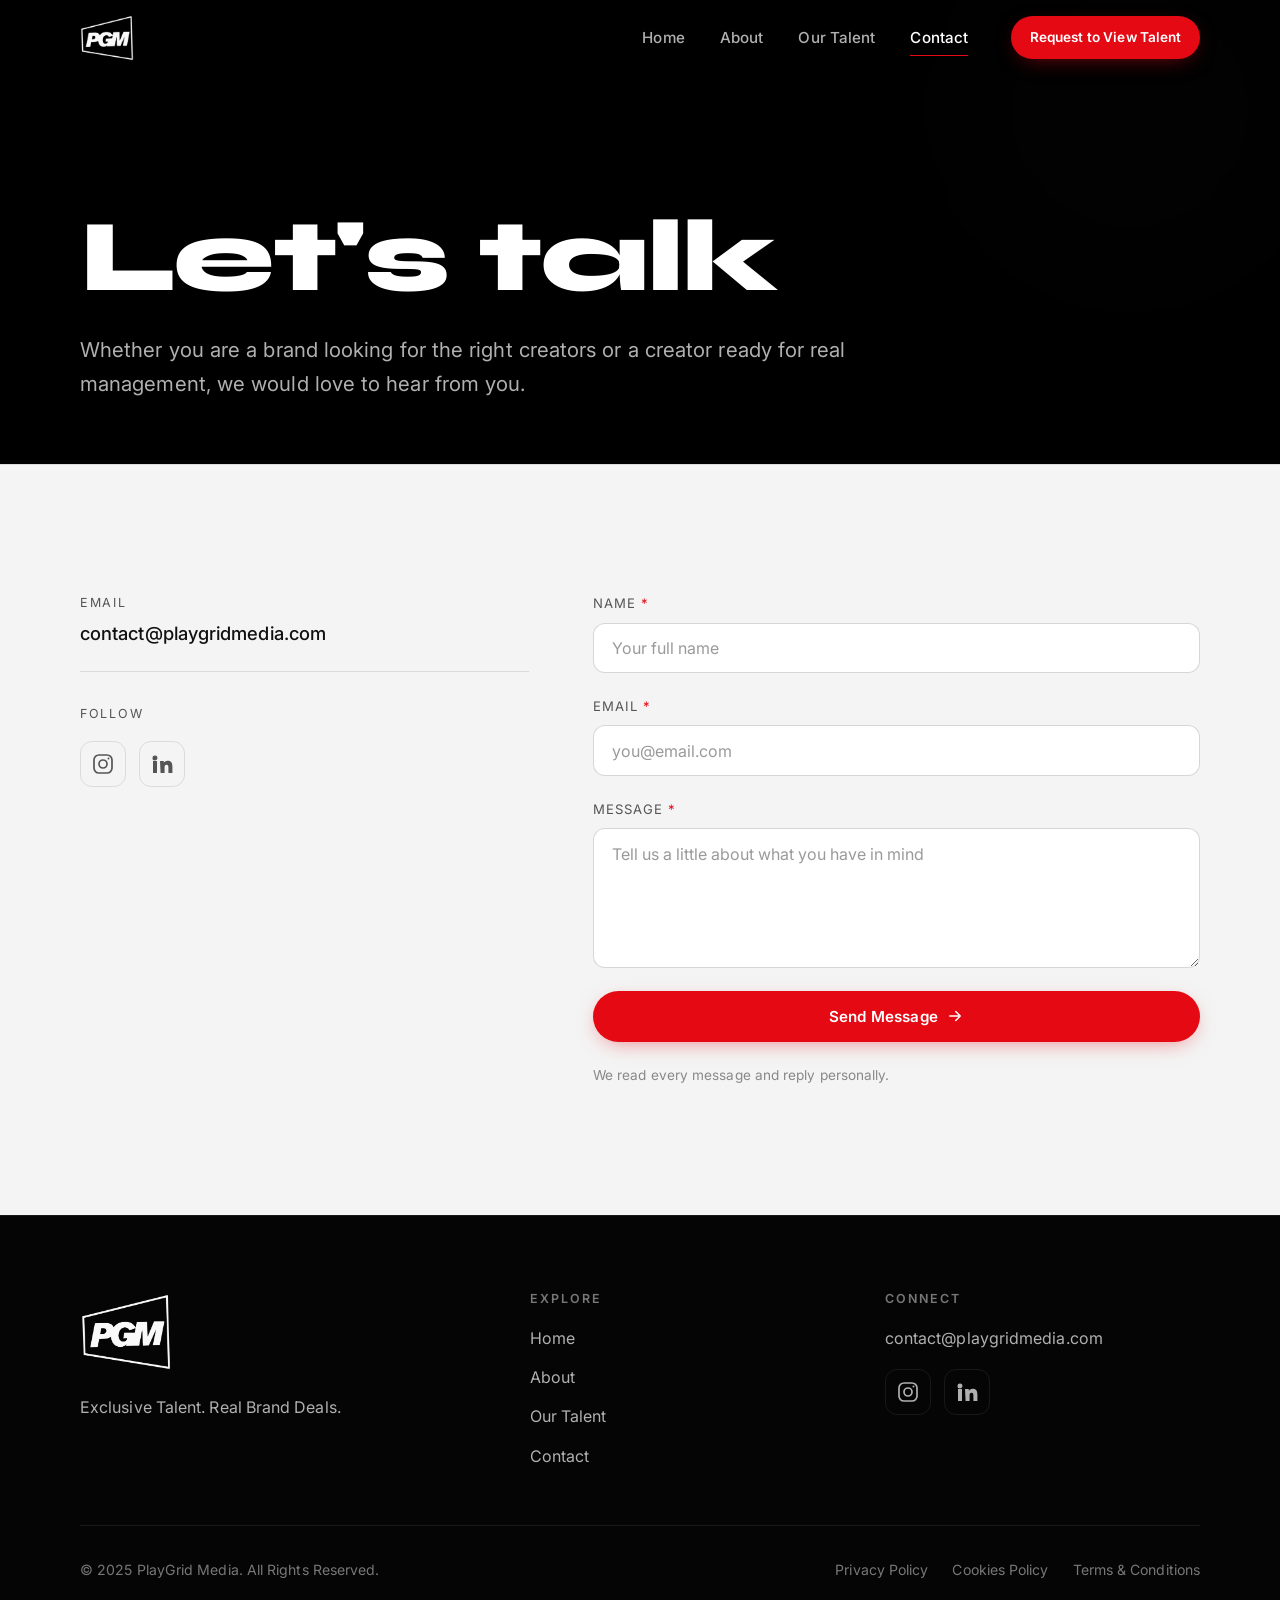
<file: contact.html>
<!DOCTYPE html>
<html lang="en">
<head>
  <meta charset="UTF-8" />
  <script>document.documentElement.className += " js";</script>
  <meta name="viewport" content="width=device-width, initial-scale=1.0" />
  <title>Contact | PlayGrid Media</title>
  <meta name="description" content="Get in touch with PlayGrid Media. Email contact@playgridmedia.com or send us a message. Talent management, brand deals, and creator partnerships." />
  <link rel="canonical" href="https://playgridmedia.com/contact.html" />

  <meta property="og:type" content="website" />
  <meta property="og:title" content="Contact PlayGrid Media" />
  <meta property="og:description" content="Let's talk. Reach PlayGrid Media for talent management and brand partnerships." />
  <meta property="og:url" content="https://playgridmedia.com/contact.html" />
  <meta property="og:image" content="https://playgridmedia.com/logo.png" />
  <meta name="twitter:card" content="summary_large_image" />

  <link rel="preconnect" href="https://fonts.googleapis.com" />
  <link rel="preconnect" href="https://fonts.gstatic.com" crossorigin />
  <link href="https://fonts.googleapis.com/css2?family=Inter:wght@400;500;600&family=Syne:wght@700;800&display=swap" rel="stylesheet" />

  <link rel="icon" href="favicon.png" type="image/png" />
  <link rel="stylesheet" href="css/style.css" />
</head>
<body>
  <div class="grain" aria-hidden="true"></div>

  <!-- ============ NAV ============ -->
  <header class="nav" id="nav">
    <div class="nav__inner container">
      <a class="nav__logo" href="index.html" aria-label="PlayGrid Media home"><img class="logo-img" src="logo.png" alt="PlayGrid Media" /></a>
      <nav class="nav__links" id="navLinks" aria-label="Primary">
        <a href="index.html" class="nav__link">Home</a>
        <a href="about.html" class="nav__link">About</a>
        <a href="talent.html" class="nav__link">Our Talent</a>
        <a href="contact.html" class="nav__link">Contact</a>
        <a href="talent.html" class="btn btn--primary btn--small nav__cta">Request to View Talent</a>
      </nav>
      <button class="nav__toggle" id="navToggle" aria-label="Open menu" aria-expanded="false" aria-controls="navLinks">
        <span></span><span></span><span></span>
      </button>
    </div>
  </header>

  <main>
    <!-- ============ PAGE HERO ============ -->
    <section class="page-hero">
      <div class="glow glow--cool" style="width:460px;height:460px;top:-120px;right:-80px;" data-parallax="0.1" aria-hidden="true"></div>
      <div class="container">
        <div class="page-hero__inner">
          <h1 class="h-xl hero__fade" style="animation-delay:.14s;">Let's talk</h1>
          <p class="lead hero__fade" style="animation-delay:.26s;">
            Whether you are a brand looking for the right creators or a creator ready for real management, we would love to hear from you.
          </p>
        </div>
      </div>
    </section>

    <!-- ============ CONTACT ============ -->
    <section class="section section--soft">
      <div class="container">
        <div class="contact-grid">
          <!-- Info -->
          <div class="contact-info" data-reveal="left">
            <div class="contact-item">
              <span class="l">Email</span>
              <a href="mailto:contact@playgridmedia.com">contact@playgridmedia.com</a>
            </div>
            <div style="margin-top:0.5rem;">
              <span class="l" style="display:block; margin-bottom:1rem; font-size:0.78rem; letter-spacing:0.14em; text-transform:uppercase; color:var(--muted);">Follow</span>
              <div class="socials">
                <a href="https://www.instagram.com/playgridmedia/" target="_blank" rel="noopener" aria-label="PlayGrid Media on Instagram">
                  <svg width="22" height="22" viewBox="0 0 24 24" fill="none" stroke="currentColor" stroke-width="1.7"><rect x="3" y="3" width="18" height="18" rx="5"/><circle cx="12" cy="12" r="4"/><circle cx="17.5" cy="6.5" r="1" fill="currentColor" stroke="none"/></svg>
                </a>
                <a href="https://www.linkedin.com/in/sayed-atal-akbari-139120352/" target="_blank" rel="noopener" aria-label="PlayGrid Media on LinkedIn">
                  <svg width="22" height="22" viewBox="0 0 24 24" fill="currentColor"><path d="M4.98 3.5a2.5 2.5 0 11-.02 5 2.5 2.5 0 01.02-5zM3 9h4v12H3zM10 9h3.8v1.7h.05c.53-1 1.83-2.05 3.77-2.05 4.03 0 4.78 2.65 4.78 6.1V21h-4v-5.3c0-1.26-.02-2.9-1.77-2.9-1.77 0-2.04 1.38-2.04 2.8V21h-4z"/></svg>
                </a>
              </div>
            </div>
          </div>

          <!-- Form -->
          <form class="form" data-reveal="right" data-form data-subject="New message from playgridmedia.com" novalidate>
            <div class="field">
              <label for="c-name">Name <span class="req">*</span></label>
              <input type="text" id="c-name" name="name" placeholder="Your full name" required />
              <span class="field__error">Please enter your name.</span>
            </div>
            <div class="field">
              <label for="c-email">Email <span class="req">*</span></label>
              <input type="email" id="c-email" name="email" placeholder="you@email.com" required />
              <span class="field__error">Please enter a valid email.</span>
            </div>
            <div class="field">
              <label for="c-message">Message <span class="req">*</span></label>
              <textarea id="c-message" name="message" placeholder="Tell us a little about what you have in mind" required></textarea>
              <span class="field__error">Please enter a message.</span>
            </div>

            <div class="form__status" role="status" aria-live="polite"></div>

            <button type="submit" class="btn btn--primary">Send Message
              <svg class="arrow" width="18" height="18" viewBox="0 0 24 24" fill="none" stroke="currentColor" stroke-width="2" stroke-linecap="round" stroke-linejoin="round"><path d="M5 12h14M13 6l6 6-6 6"/></svg>
            </button>
            <p class="form__note">We read every message and reply personally.</p>
          </form>
        </div>
      </div>
    </section>
  </main>

  <!-- ============ FOOTER ============ -->
  <footer class="footer">
    <div class="container">
      <div class="footer__top">
        <div class="footer__brand">
          <a class="nav__logo" href="index.html"><img class="logo-img" src="logo.png" alt="PlayGrid Media" /></a>
          <p class="footer__tag">Exclusive Talent. Real Brand Deals.</p>
        </div>
        <div class="footer__col">
          <h4>Explore</h4>
          <ul>
            <li><a href="index.html">Home</a></li>
            <li><a href="about.html">About</a></li>
            <li><a href="talent.html">Our Talent</a></li>
            <li><a href="contact.html">Contact</a></li>
          </ul>
        </div>
        <div class="footer__col">
          <h4>Connect</h4>
          <ul>
            <li><a href="mailto:contact@playgridmedia.com">contact@playgridmedia.com</a></li>
          </ul>
          <div class="socials footer__socials">
            <a href="https://www.instagram.com/playgridmedia/" target="_blank" rel="noopener" aria-label="PlayGrid Media on Instagram">
              <svg width="20" height="20" viewBox="0 0 24 24" fill="none" stroke="currentColor" stroke-width="1.7"><rect x="3" y="3" width="18" height="18" rx="5"/><circle cx="12" cy="12" r="4"/><circle cx="17.5" cy="6.5" r="1" fill="currentColor" stroke="none"/></svg>
            </a>
            <a href="https://www.linkedin.com/in/sayed-atal-akbari-139120352/" target="_blank" rel="noopener" aria-label="PlayGrid Media on LinkedIn">
              <svg width="20" height="20" viewBox="0 0 24 24" fill="currentColor"><path d="M4.98 3.5a2.5 2.5 0 11-.02 5 2.5 2.5 0 01.02-5zM3 9h4v12H3zM10 9h3.8v1.7h.05c.53-1 1.83-2.05 3.77-2.05 4.03 0 4.78 2.65 4.78 6.1V21h-4v-5.3c0-1.26-.02-2.9-1.77-2.9-1.77 0-2.04 1.38-2.04 2.8V21h-4z"/></svg>
            </a>
          </div>
        </div>
      </div>
      <div class="footer__bottom">
        <p>&copy; 2025 PlayGrid Media. All Rights Reserved.</p>
        <ul class="footer__legal">
          <li><a href="privacy-policy.html">Privacy Policy</a></li>
          <li><a href="cookies-policy.html">Cookies Policy</a></li>
          <li><a href="terms-and-conditions.html">Terms &amp; Conditions</a></li>
        </ul>
      </div>
    </div>
    <div class="footer__wordmark" aria-hidden="true">PLAYGRID</div>
  </footer>

  <script src="js/main.js"></script>
</body>
</html>
</file>
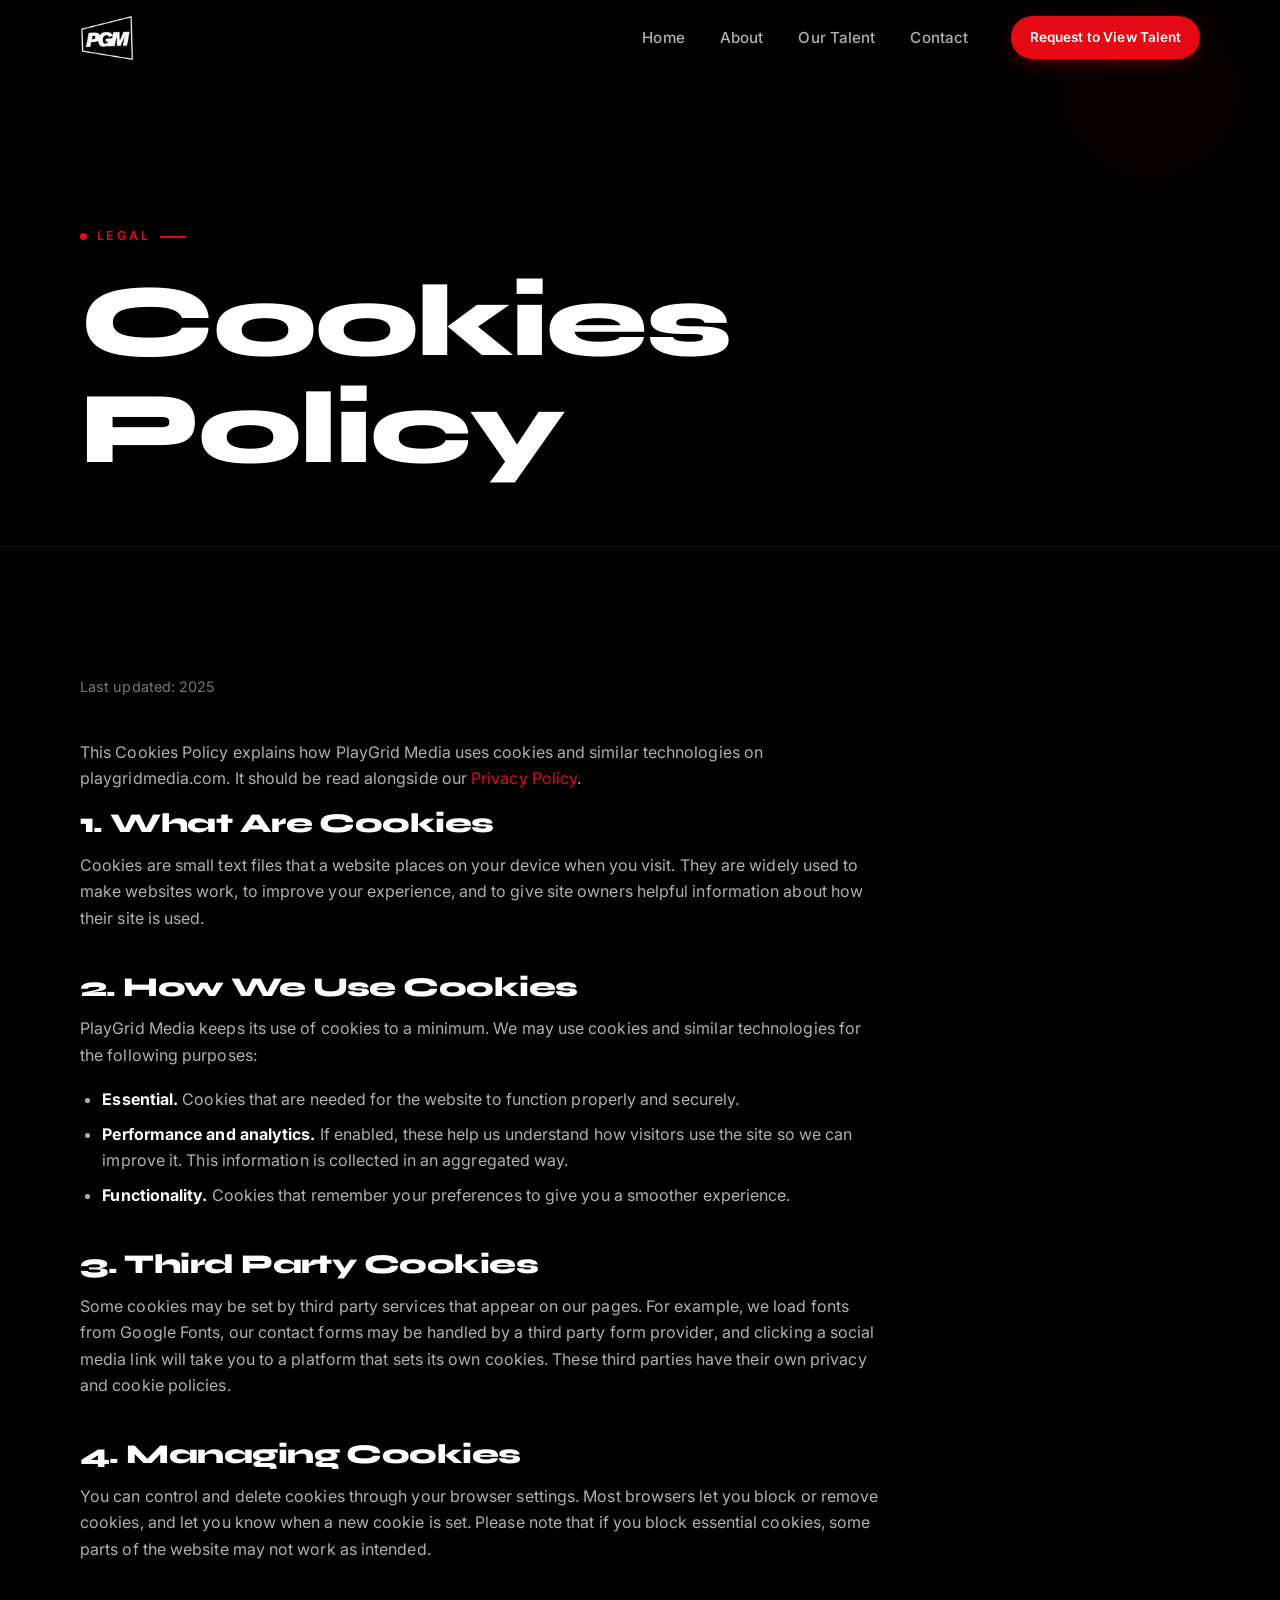
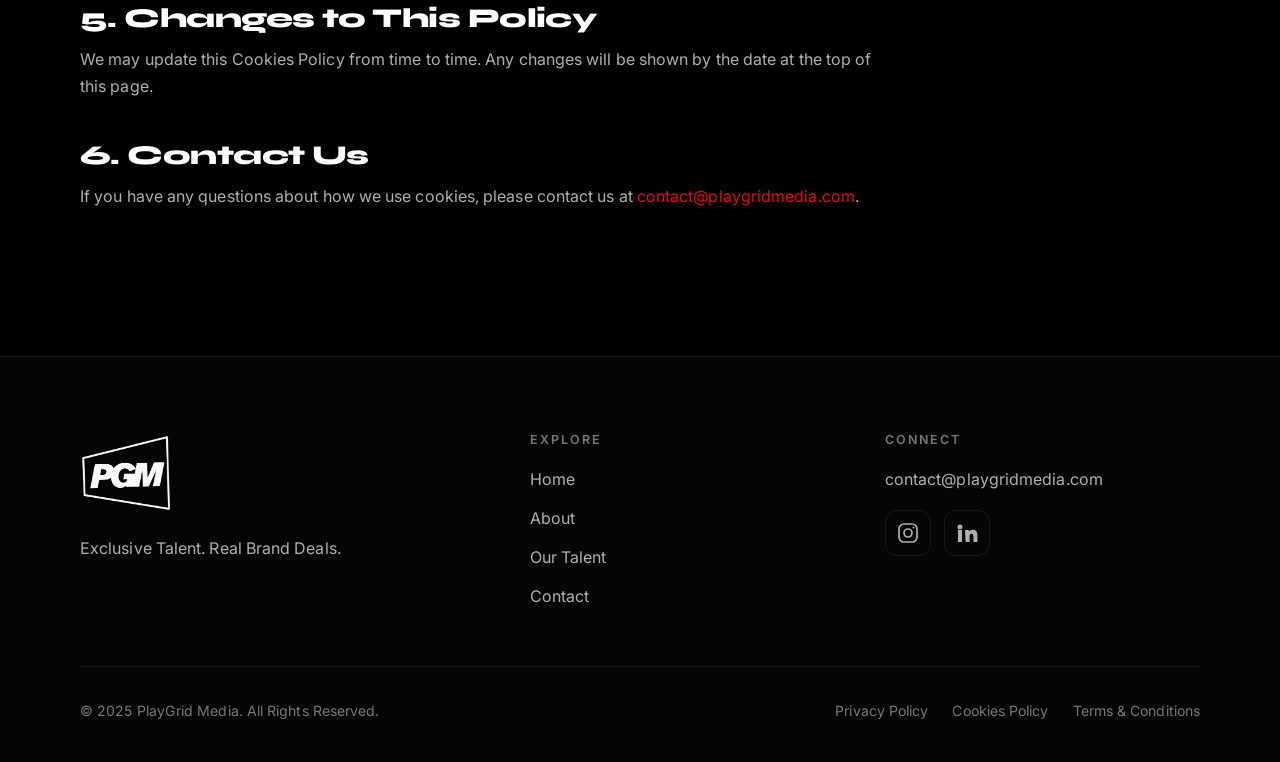
<file: cookies-policy.html>
<!DOCTYPE html>
<html lang="en">
<head>
  <meta charset="UTF-8" />
  <script>document.documentElement.className += " js";</script>
  <meta name="viewport" content="width=device-width, initial-scale=1.0" />
  <title>Cookies Policy | PlayGrid Media</title>
  <meta name="description" content="How PlayGrid Media uses cookies and similar technologies on its website." />
  <link rel="canonical" href="https://playgridmedia.com/cookies-policy.html" />
  <meta name="robots" content="noindex, follow" />

  <meta property="og:type" content="website" />
  <meta property="og:title" content="Cookies Policy | PlayGrid Media" />
  <meta property="og:description" content="How PlayGrid Media uses cookies and similar technologies." />
  <meta property="og:url" content="https://playgridmedia.com/cookies-policy.html" />
  <meta property="og:image" content="https://playgridmedia.com/logo.png" />

  <link rel="preconnect" href="https://fonts.googleapis.com" />
  <link rel="preconnect" href="https://fonts.gstatic.com" crossorigin />
  <link href="https://fonts.googleapis.com/css2?family=Inter:wght@400;500;600&family=Syne:wght@700;800&display=swap" rel="stylesheet" />

  <link rel="icon" href="favicon.png" type="image/png" />
  <link rel="stylesheet" href="css/style.css" />
</head>
<body>
  <div class="grain" aria-hidden="true"></div>

  <header class="nav" id="nav">
    <div class="nav__inner container">
      <a class="nav__logo" href="index.html" aria-label="PlayGrid Media home"><img class="logo-img" src="logo.png" alt="PlayGrid Media" /></a>
      <nav class="nav__links" id="navLinks" aria-label="Primary">
        <a href="index.html" class="nav__link">Home</a>
        <a href="about.html" class="nav__link">About</a>
        <a href="talent.html" class="nav__link">Our Talent</a>
        <a href="contact.html" class="nav__link">Contact</a>
        <a href="talent.html" class="btn btn--primary btn--small nav__cta">Request to View Talent</a>
      </nav>
      <button class="nav__toggle" id="navToggle" aria-label="Open menu" aria-expanded="false" aria-controls="navLinks">
        <span></span><span></span><span></span>
      </button>
    </div>
  </header>

  <main>
    <section class="page-hero">
      <div class="glow glow--gold" style="width:420px;height:420px;top:-120px;right:-80px;" aria-hidden="true"></div>
      <div class="container">
        <div class="page-hero__inner">
          <p class="eyebrow hero__fade" style="animation-delay:.05s;">Legal</p>
          <h1 class="h-xl hero__fade" style="animation-delay:.14s;">Cookies Policy</h1>
        </div>
      </div>
    </section>

    <section class="section">
      <div class="container">
        <div class="legal-content" data-reveal>
          <p class="updated">Last updated: 2025</p>

          <p>This Cookies Policy explains how PlayGrid Media uses cookies and similar technologies on playgridmedia.com. It should be read alongside our <a href="privacy-policy.html">Privacy Policy</a>.</p>

          <h2>1. What Are Cookies</h2>
          <p>Cookies are small text files that a website places on your device when you visit. They are widely used to make websites work, to improve your experience, and to give site owners helpful information about how their site is used.</p>

          <h2>2. How We Use Cookies</h2>
          <p>PlayGrid Media keeps its use of cookies to a minimum. We may use cookies and similar technologies for the following purposes:</p>
          <ul>
            <li><strong>Essential.</strong> Cookies that are needed for the website to function properly and securely.</li>
            <li><strong>Performance and analytics.</strong> If enabled, these help us understand how visitors use the site so we can improve it. This information is collected in an aggregated way.</li>
            <li><strong>Functionality.</strong> Cookies that remember your preferences to give you a smoother experience.</li>
          </ul>

          <h2>3. Third Party Cookies</h2>
          <p>Some cookies may be set by third party services that appear on our pages. For example, we load fonts from Google Fonts, our contact forms may be handled by a third party form provider, and clicking a social media link will take you to a platform that sets its own cookies. These third parties have their own privacy and cookie policies.</p>

          <h2>4. Managing Cookies</h2>
          <p>You can control and delete cookies through your browser settings. Most browsers let you block or remove cookies, and let you know when a new cookie is set. Please note that if you block essential cookies, some parts of the website may not work as intended.</p>

          <h2>5. Changes to This Policy</h2>
          <p>We may update this Cookies Policy from time to time. Any changes will be shown by the date at the top of this page.</p>

          <h2>6. Contact Us</h2>
          <p>If you have any questions about how we use cookies, please contact us at <a href="mailto:contact@playgridmedia.com">contact@playgridmedia.com</a>.</p>
        </div>
      </div>
    </section>
  </main>

  <footer class="footer">
    <div class="container">
      <div class="footer__top">
        <div class="footer__brand">
          <a class="nav__logo" href="index.html"><img class="logo-img" src="logo.png" alt="PlayGrid Media" /></a>
          <p class="footer__tag">Exclusive Talent. Real Brand Deals.</p>
        </div>
        <div class="footer__col">
          <h4>Explore</h4>
          <ul>
            <li><a href="index.html">Home</a></li>
            <li><a href="about.html">About</a></li>
            <li><a href="talent.html">Our Talent</a></li>
            <li><a href="contact.html">Contact</a></li>
          </ul>
        </div>
        <div class="footer__col">
          <h4>Connect</h4>
          <ul>
            <li><a href="mailto:contact@playgridmedia.com">contact@playgridmedia.com</a></li>
          </ul>
          <div class="socials footer__socials">
            <a href="https://www.instagram.com/playgridmedia/" target="_blank" rel="noopener" aria-label="PlayGrid Media on Instagram">
              <svg width="20" height="20" viewBox="0 0 24 24" fill="none" stroke="currentColor" stroke-width="1.7"><rect x="3" y="3" width="18" height="18" rx="5"/><circle cx="12" cy="12" r="4"/><circle cx="17.5" cy="6.5" r="1" fill="currentColor" stroke="none"/></svg>
            </a>
            <a href="https://www.linkedin.com/in/sayed-atal-akbari-139120352/" target="_blank" rel="noopener" aria-label="PlayGrid Media on LinkedIn">
              <svg width="20" height="20" viewBox="0 0 24 24" fill="currentColor"><path d="M4.98 3.5a2.5 2.5 0 11-.02 5 2.5 2.5 0 01.02-5zM3 9h4v12H3zM10 9h3.8v1.7h.05c.53-1 1.83-2.05 3.77-2.05 4.03 0 4.78 2.65 4.78 6.1V21h-4v-5.3c0-1.26-.02-2.9-1.77-2.9-1.77 0-2.04 1.38-2.04 2.8V21h-4z"/></svg>
            </a>
          </div>
        </div>
      </div>
      <div class="footer__bottom">
        <p>&copy; 2025 PlayGrid Media. All Rights Reserved.</p>
        <ul class="footer__legal">
          <li><a href="privacy-policy.html">Privacy Policy</a></li>
          <li><a href="cookies-policy.html">Cookies Policy</a></li>
          <li><a href="terms-and-conditions.html">Terms &amp; Conditions</a></li>
        </ul>
      </div>
    </div>
    <div class="footer__wordmark" aria-hidden="true">PLAYGRID</div>
  </footer>

  <script src="js/main.js"></script>
</body>
</html>
</file>
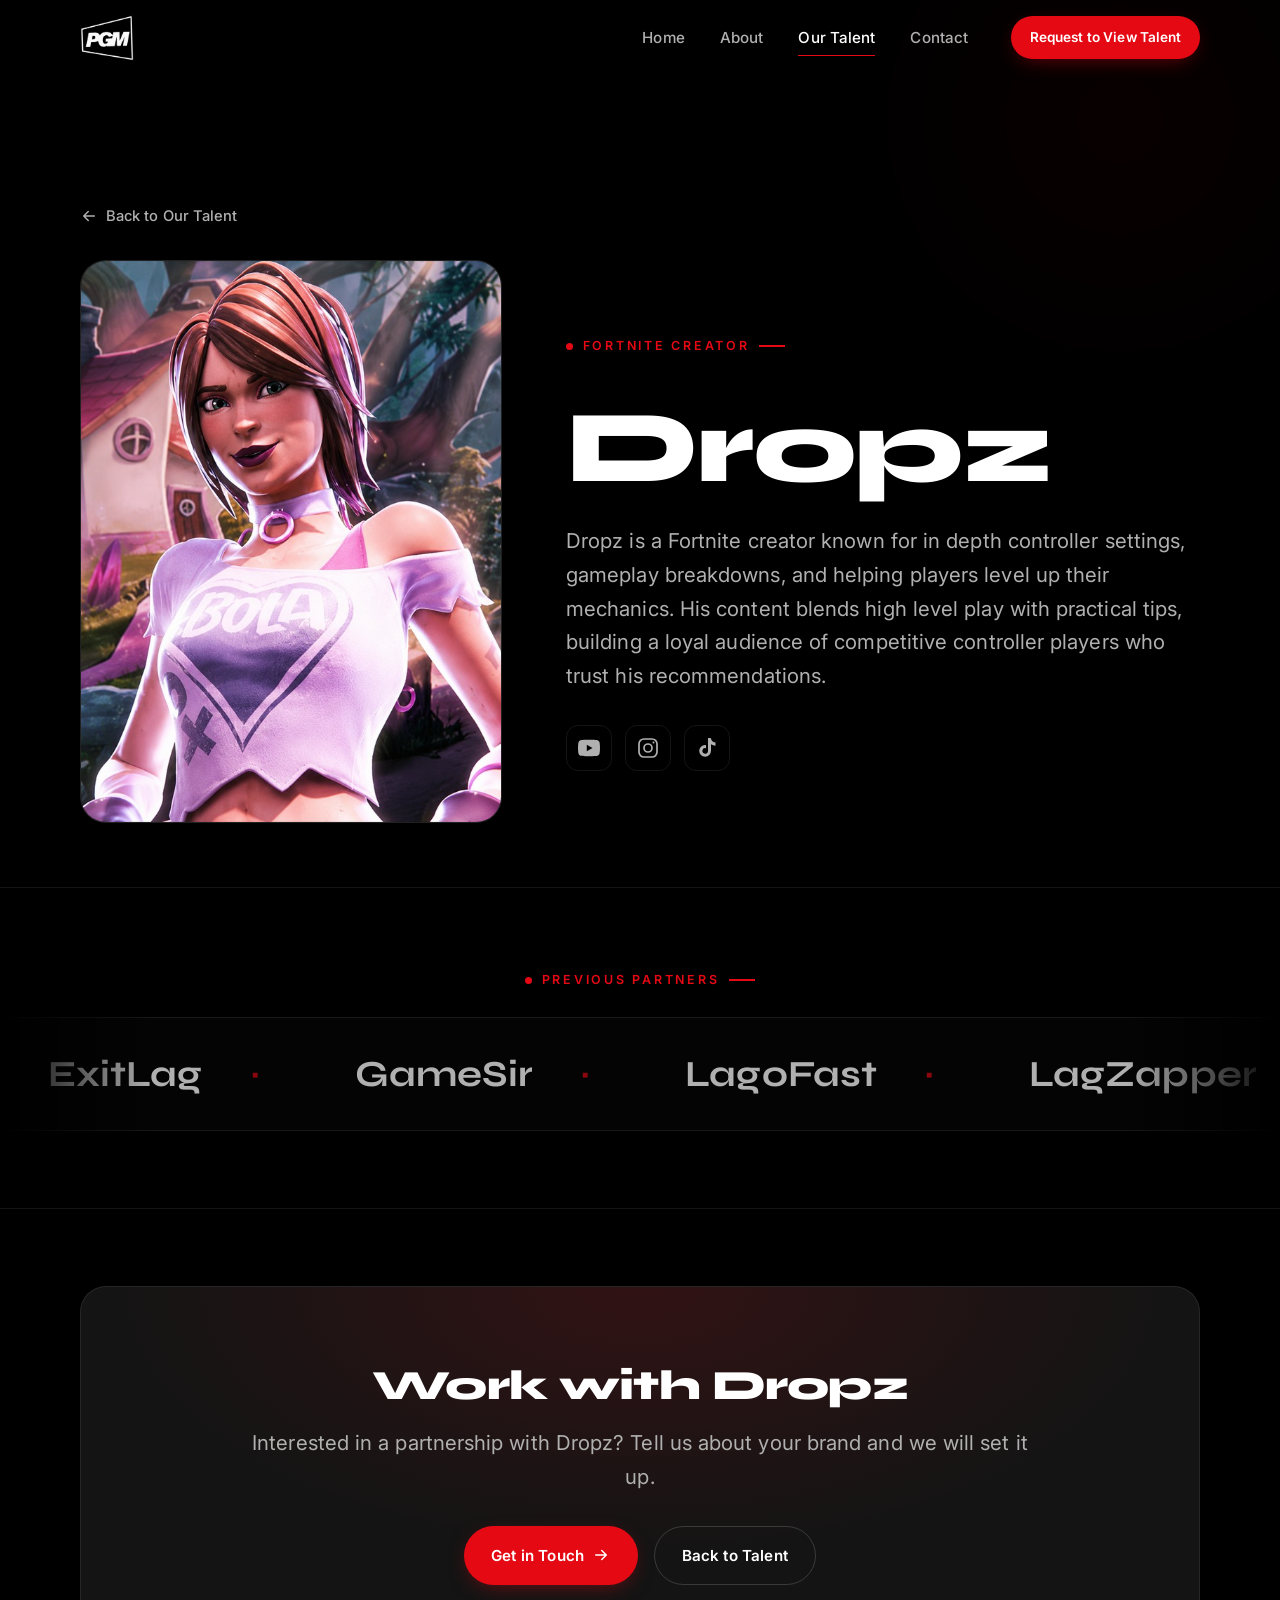
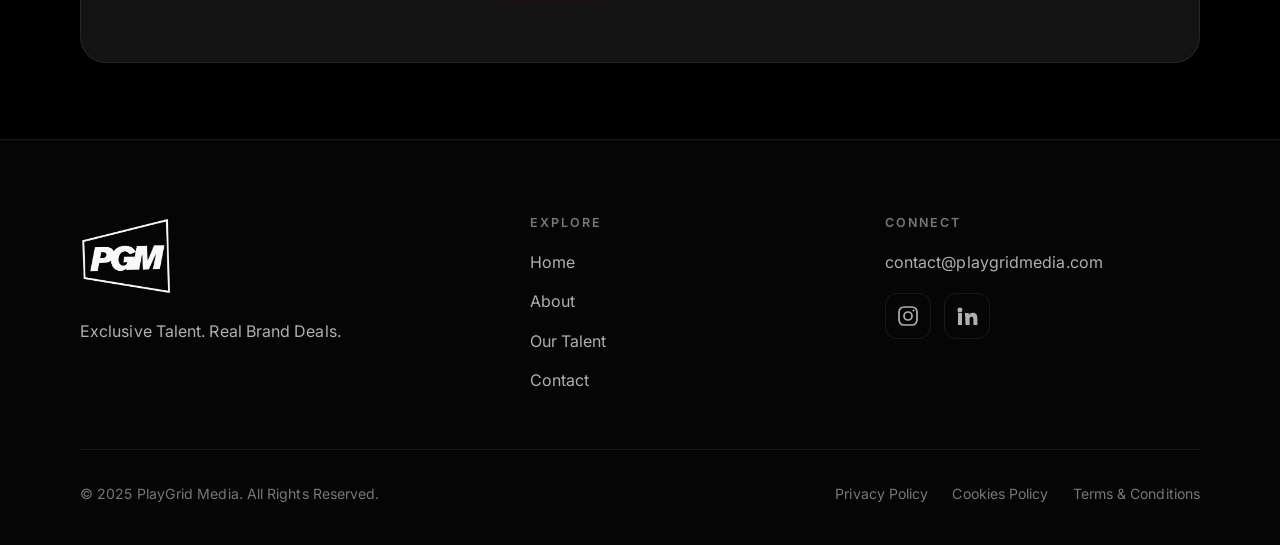
<file: dropz.html>
<!DOCTYPE html>
<html lang="en">
<head>
  <meta charset="UTF-8" />
  <script>document.documentElement.className += " js";</script>
  <meta name="viewport" content="width=device-width, initial-scale=1.0" />
  <title>Dropz | PlayGrid Media</title>
  <meta name="description" content="Dropz is a Fortnite creator known for in depth controller settings, gameplay breakdowns, and helping players level up their mechanics." />
  <link rel="canonical" href="https://playgridmedia.com/dropz.html" />

  <meta property="og:type" content="profile" />
  <meta property="og:title" content="Dropz | PlayGrid Media" />
  <meta property="og:description" content="Fortnite creator. Controller settings, gameplay breakdowns, and practical tips." />
  <meta property="og:url" content="https://playgridmedia.com/dropz.html" />
  <meta property="og:image" content="https://playgridmedia.com/dropz.jpg" />
  <meta name="twitter:card" content="summary_large_image" />

  <link rel="preconnect" href="https://fonts.googleapis.com" />
  <link rel="preconnect" href="https://fonts.gstatic.com" crossorigin />
  <link href="https://fonts.googleapis.com/css2?family=Inter:wght@400;500;600&family=Syne:wght@700;800&display=swap" rel="stylesheet" />

  <link rel="icon" href="favicon.png" type="image/png" />
  <link rel="stylesheet" href="css/style.css" />
</head>
<body>
  <div class="grain" aria-hidden="true"></div>

  <header class="nav" id="nav">
    <div class="nav__inner container">
      <a class="nav__logo" href="index.html" aria-label="PlayGrid Media home"><img class="logo-img" src="logo.png" alt="PlayGrid Media" /></a>
      <nav class="nav__links" id="navLinks" aria-label="Primary">
        <a href="index.html" class="nav__link">Home</a>
        <a href="about.html" class="nav__link">About</a>
        <a href="talent.html" class="nav__link active">Our Talent</a>
        <a href="contact.html" class="nav__link">Contact</a>
        <a href="talent.html" class="btn btn--primary btn--small nav__cta">Request to View Talent</a>
      </nav>
      <button class="nav__toggle" id="navToggle" aria-label="Open menu" aria-expanded="false" aria-controls="navLinks">
        <span></span><span></span><span></span>
      </button>
    </div>
  </header>

  <main>
    <!-- ============ CREATOR HERO ============ -->
    <section class="page-hero">
      <div class="glow glow--gold" style="width:480px;height:480px;top:-120px;right:-80px;" data-parallax="0.1" aria-hidden="true"></div>
      <div class="container">
        <a href="talent.html" class="back-link">
          <svg width="18" height="18" viewBox="0 0 24 24" fill="none" stroke="currentColor" stroke-width="2" stroke-linecap="round" stroke-linejoin="round"><path d="M19 12H5M11 6l-6 6 6 6"/></svg>
          Back to Our Talent
        </a>
        <div class="creator-hero__grid">
          <div class="creator-hero__media" data-reveal="left">
            <img src="dropz.jpg" alt="Dropz" />
          </div>
          <div class="creator-hero__info">
            <p class="eyebrow" data-reveal>Fortnite Creator</p>
            <h1 class="h-xl" data-reveal style="--delay:80ms; margin-top:1rem;">Dropz</h1>
            <p class="lead" data-reveal style="--delay:160ms; margin-top:1.4rem;">
              Dropz is a Fortnite creator known for in depth controller settings, gameplay breakdowns, and helping players level up their mechanics. His content blends high level play with practical tips, building a loyal audience of competitive controller players who trust his recommendations.
            </p>
            <div class="socials" data-reveal style="--delay:240ms;">
              <a href="https://www.youtube.com/@dropzfortnite/videos" target="_blank" rel="noopener" aria-label="Dropz on YouTube">
                <svg width="22" height="22" viewBox="0 0 24 24" fill="currentColor"><path d="M23 12s0-3.83-.49-5.66a2.86 2.86 0 0 0-2.01-2.02C18.69 3.83 12 3.83 12 3.83s-6.69 0-8.5.49A2.86 2.86 0 0 0 1.49 6.34 30 30 0 0 0 1 12a30 30 0 0 0 .49 5.66 2.86 2.86 0 0 0 2.01 2.02c1.81.49 8.5.49 8.5.49s6.69 0 8.5-.49a2.86 2.86 0 0 0 2.01-2.02A30 30 0 0 0 23 12zM9.8 15.3V8.7l5.7 3.3z"/></svg>
              </a>
              <a href="https://www.instagram.com/dropzyoutube/" target="_blank" rel="noopener" aria-label="Dropz on Instagram">
                <svg width="22" height="22" viewBox="0 0 24 24" fill="none" stroke="currentColor" stroke-width="1.7"><rect x="3" y="3" width="18" height="18" rx="5"/><circle cx="12" cy="12" r="4"/><circle cx="17.5" cy="6.5" r="1" fill="currentColor" stroke="none"/></svg>
              </a>
              <a href="https://www.tiktok.com/@.dropz" target="_blank" rel="noopener" aria-label="Dropz on TikTok">
                <svg width="22" height="22" viewBox="0 0 24 24" fill="currentColor"><path d="M12.7 2h3.1c.2 1.5 1 2.9 2.2 3.7.7.5 1.6.8 2.5.9v3.1a7.7 7.7 0 0 1-4.5-1.5v6.6a5.9 5.9 0 1 1-5.9-5.9c.31 0 .61.03.9.08v3.2a2.8 2.8 0 1 0 2 2.67V2z"/></svg>
              </a>
            </div>
          </div>
        </div>
      </div>
    </section>

    <!-- ============ PREVIOUS BRANDS ============ -->
    <section class="section section--tight" aria-label="Previous Partners">
      <div class="container center" style="margin-bottom:1.6rem;">
        <p class="eyebrow" data-reveal>Previous Partners</p>
      </div>
      <div class="marquee">
        <div class="marquee__track">
          <div class="marquee__group">
            <span class="marquee__item">ExitLag</span>
            <span class="marquee__item">GameSir</span>
            <span class="marquee__item">LagoFast</span>
            <span class="marquee__item">LagZapper</span>
            <span class="marquee__item">BIGBIG WON</span>
            <span class="marquee__item">KontrolFreek</span>
            <span class="marquee__item">8BitDo</span>
          </div>
        </div>
      </div>
    </section>

    <!-- ============ CTA ============ -->
    <section class="section section--tight">
      <div class="container">
        <div class="cta-band" data-reveal="scale">
          <h2 class="h-md">Work with Dropz</h2>
          <p class="lead center" style="margin-top:1.2rem;">Interested in a partnership with Dropz? Tell us about your brand and we will set it up.</p>
          <div class="hero__cta" style="justify-content:center;">
            <a href="contact.html" class="btn btn--primary">Get in Touch
              <svg class="arrow" width="18" height="18" viewBox="0 0 24 24" fill="none" stroke="currentColor" stroke-width="2" stroke-linecap="round" stroke-linejoin="round"><path d="M5 12h14M13 6l6 6-6 6"/></svg>
            </a>
            <a href="talent.html" class="btn btn--ghost">Back to Talent</a>
          </div>
        </div>
      </div>
    </section>
  </main>

  <footer class="footer">
    <div class="container">
      <div class="footer__top">
        <div class="footer__brand">
          <a class="nav__logo" href="index.html"><img class="logo-img" src="logo.png" alt="PlayGrid Media" /></a>
          <p class="footer__tag">Exclusive Talent. Real Brand Deals.</p>
        </div>
        <div class="footer__col">
          <h4>Explore</h4>
          <ul>
            <li><a href="index.html">Home</a></li>
            <li><a href="about.html">About</a></li>
            <li><a href="talent.html">Our Talent</a></li>
            <li><a href="contact.html">Contact</a></li>
          </ul>
        </div>
        <div class="footer__col">
          <h4>Connect</h4>
          <ul>
            <li><a href="mailto:contact@playgridmedia.com">contact@playgridmedia.com</a></li>
          </ul>
          <div class="socials footer__socials">
            <a href="https://www.instagram.com/playgridmedia/" target="_blank" rel="noopener" aria-label="PlayGrid Media on Instagram">
              <svg width="20" height="20" viewBox="0 0 24 24" fill="none" stroke="currentColor" stroke-width="1.7"><rect x="3" y="3" width="18" height="18" rx="5"/><circle cx="12" cy="12" r="4"/><circle cx="17.5" cy="6.5" r="1" fill="currentColor" stroke="none"/></svg>
            </a>
            <a href="https://www.linkedin.com/in/sayed-atal-akbari-139120352/" target="_blank" rel="noopener" aria-label="PlayGrid Media on LinkedIn">
              <svg width="20" height="20" viewBox="0 0 24 24" fill="currentColor"><path d="M4.98 3.5a2.5 2.5 0 11-.02 5 2.5 2.5 0 01.02-5zM3 9h4v12H3zM10 9h3.8v1.7h.05c.53-1 1.83-2.05 3.77-2.05 4.03 0 4.78 2.65 4.78 6.1V21h-4v-5.3c0-1.26-.02-2.9-1.77-2.9-1.77 0-2.04 1.38-2.04 2.8V21h-4z"/></svg>
            </a>
          </div>
        </div>
      </div>
      <div class="footer__bottom">
        <p>&copy; 2025 PlayGrid Media. All Rights Reserved.</p>
        <ul class="footer__legal">
          <li><a href="privacy-policy.html">Privacy Policy</a></li>
          <li><a href="cookies-policy.html">Cookies Policy</a></li>
          <li><a href="terms-and-conditions.html">Terms &amp; Conditions</a></li>
        </ul>
      </div>
    </div>
    <div class="footer__wordmark" aria-hidden="true">PLAYGRID</div>
  </footer>

  <script src="js/main.js"></script>
</body>
</html>
</file>
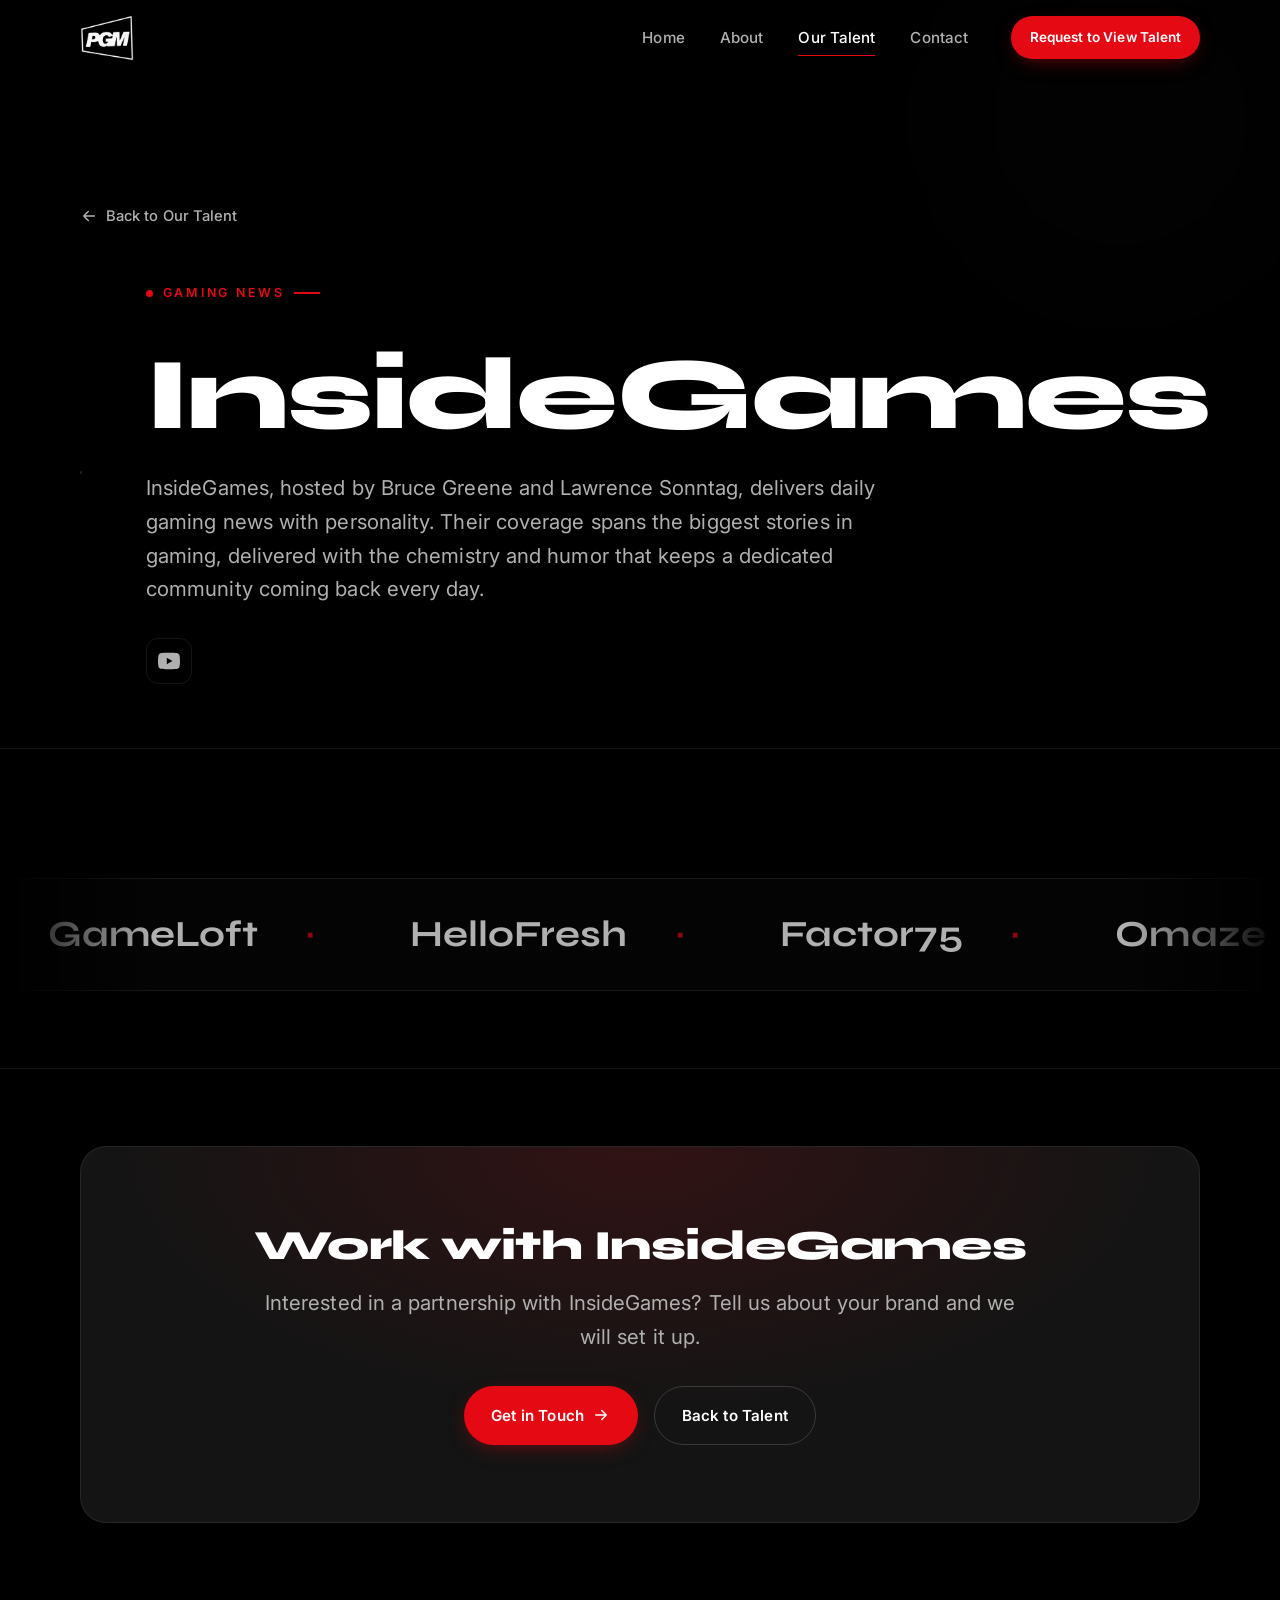
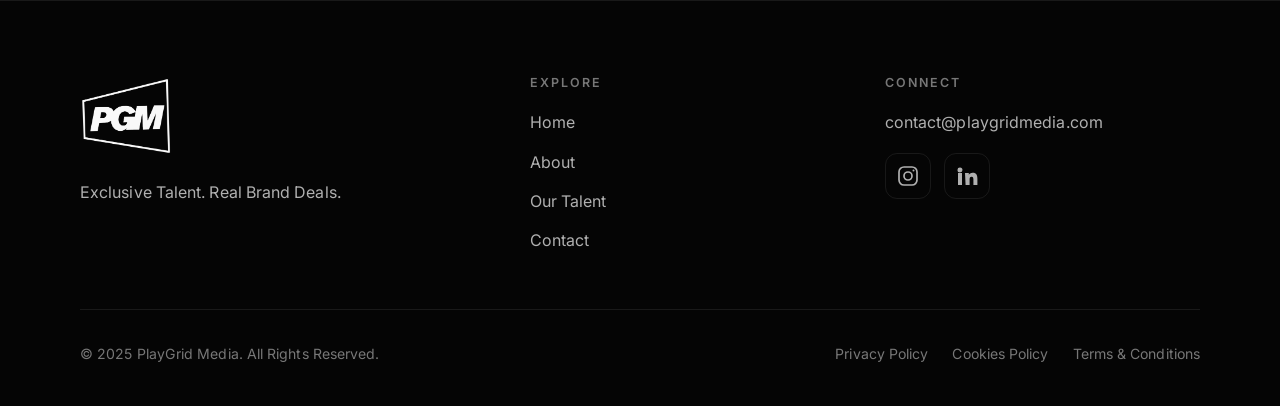
<file: insidegames.html>
<!DOCTYPE html>
<html lang="en">
<head>
  <meta charset="UTF-8" />
  <script>document.documentElement.className += " js";</script>
  <meta name="viewport" content="width=device-width, initial-scale=1.0" />
  <title>InsideGames | PlayGrid Media</title>
  <meta name="description" content="InsideGames, hosted by Bruce Greene and Lawrence Sonntag, delivers daily gaming news with personality." />
  <link rel="canonical" href="https://playgridmedia.com/insidegames.html" />

  <meta property="og:type" content="profile" />
  <meta property="og:title" content="InsideGames | PlayGrid Media" />
  <meta property="og:description" content="Daily gaming news with personality, hosted by Bruce Greene and Lawrence Sonntag." />
  <meta property="og:url" content="https://playgridmedia.com/insidegames.html" />
  <meta property="og:image" content="https://playgridmedia.com/insidegames.jpg" />
  <meta name="twitter:card" content="summary_large_image" />

  <link rel="preconnect" href="https://fonts.googleapis.com" />
  <link rel="preconnect" href="https://fonts.gstatic.com" crossorigin />
  <link href="https://fonts.googleapis.com/css2?family=Inter:wght@400;500;600&family=Syne:wght@700;800&display=swap" rel="stylesheet" />

  <link rel="icon" href="favicon.png" type="image/png" />
  <link rel="stylesheet" href="css/style.css" />
</head>
<body>
  <div class="grain" aria-hidden="true"></div>

  <header class="nav" id="nav">
    <div class="nav__inner container">
      <a class="nav__logo" href="index.html" aria-label="PlayGrid Media home"><img class="logo-img" src="logo.png" alt="PlayGrid Media" /></a>
      <nav class="nav__links" id="navLinks" aria-label="Primary">
        <a href="index.html" class="nav__link">Home</a>
        <a href="about.html" class="nav__link">About</a>
        <a href="talent.html" class="nav__link active">Our Talent</a>
        <a href="contact.html" class="nav__link">Contact</a>
        <a href="talent.html" class="btn btn--primary btn--small nav__cta">Request to View Talent</a>
      </nav>
      <button class="nav__toggle" id="navToggle" aria-label="Open menu" aria-expanded="false" aria-controls="navLinks">
        <span></span><span></span><span></span>
      </button>
    </div>
  </header>

  <main>
    <!-- ============ CREATOR HERO ============ -->
    <section class="page-hero">
      <div class="glow glow--cool" style="width:480px;height:480px;top:-120px;right:-80px;" data-parallax="0.1" aria-hidden="true"></div>
      <div class="container">
        <a href="talent.html" class="back-link">
          <svg width="18" height="18" viewBox="0 0 24 24" fill="none" stroke="currentColor" stroke-width="2" stroke-linecap="round" stroke-linejoin="round"><path d="M19 12H5M11 6l-6 6 6 6"/></svg>
          Back to Our Talent
        </a>
        <div class="creator-hero__grid">
          <div class="creator-hero__media" data-reveal="left">
            <img src="insidegames.jpg" alt="InsideGames" />
          </div>
          <div class="creator-hero__info">
            <p class="eyebrow" data-reveal>Gaming News</p>
            <h1 class="h-xl" data-reveal style="--delay:80ms; margin-top:1rem;">InsideGames</h1>
            <p class="lead" data-reveal style="--delay:160ms; margin-top:1.4rem;">
              InsideGames, hosted by Bruce Greene and Lawrence Sonntag, delivers daily gaming news with personality. Their coverage spans the biggest stories in gaming, delivered with the chemistry and humor that keeps a dedicated community coming back every day.
            </p>
            <div class="socials" data-reveal style="--delay:240ms;">
              <a href="https://www.youtube.com/@insidegames" target="_blank" rel="noopener" aria-label="InsideGames on YouTube">
                <svg width="22" height="22" viewBox="0 0 24 24" fill="currentColor"><path d="M23 12s0-3.83-.49-5.66a2.86 2.86 0 0 0-2.01-2.02C18.69 3.83 12 3.83 12 3.83s-6.69 0-8.5.49A2.86 2.86 0 0 0 1.49 6.34 30 30 0 0 0 1 12a30 30 0 0 0 .49 5.66 2.86 2.86 0 0 0 2.01 2.02c1.81.49 8.5.49 8.5.49s6.69 0 8.5-.49a2.86 2.86 0 0 0 2.01-2.02A30 30 0 0 0 23 12zM9.8 15.3V8.7l5.7 3.3z"/></svg>
              </a>
            </div>
          </div>
        </div>
      </div>
    </section>

    <!-- ============ PREVIOUS BRANDS ============ -->
    <section class="section section--tight" aria-label="Previous Partners">
      <div class="container center" style="margin-bottom:1.6rem;">
        <p class="eyebrow" data-reveal>Previous Partners</p>
      </div>
      <div class="marquee">
        <div class="marquee__track">
          <div class="marquee__group">
            <span class="marquee__item">GameLoft</span>
            <span class="marquee__item">HelloFresh</span>
            <span class="marquee__item">Factor75</span>
            <span class="marquee__item">Omaze</span>
            <span class="marquee__item">Wealthfront</span>
            <span class="marquee__item">Bespoke Post</span>
            <span class="marquee__item">Star Trek Fleet Command</span>
            <span class="marquee__item">Soylent</span>
          </div>
        </div>
      </div>
    </section>

    <!-- ============ CTA ============ -->
    <section class="section section--tight">
      <div class="container">
        <div class="cta-band" data-reveal="scale">
          <h2 class="h-md">Work with InsideGames</h2>
          <p class="lead center" style="margin-top:1.2rem;">Interested in a partnership with InsideGames? Tell us about your brand and we will set it up.</p>
          <div class="hero__cta" style="justify-content:center;">
            <a href="contact.html" class="btn btn--primary">Get in Touch
              <svg class="arrow" width="18" height="18" viewBox="0 0 24 24" fill="none" stroke="currentColor" stroke-width="2" stroke-linecap="round" stroke-linejoin="round"><path d="M5 12h14M13 6l6 6-6 6"/></svg>
            </a>
            <a href="talent.html" class="btn btn--ghost">Back to Talent</a>
          </div>
        </div>
      </div>
    </section>
  </main>

  <footer class="footer">
    <div class="container">
      <div class="footer__top">
        <div class="footer__brand">
          <a class="nav__logo" href="index.html"><img class="logo-img" src="logo.png" alt="PlayGrid Media" /></a>
          <p class="footer__tag">Exclusive Talent. Real Brand Deals.</p>
        </div>
        <div class="footer__col">
          <h4>Explore</h4>
          <ul>
            <li><a href="index.html">Home</a></li>
            <li><a href="about.html">About</a></li>
            <li><a href="talent.html">Our Talent</a></li>
            <li><a href="contact.html">Contact</a></li>
          </ul>
        </div>
        <div class="footer__col">
          <h4>Connect</h4>
          <ul>
            <li><a href="mailto:contact@playgridmedia.com">contact@playgridmedia.com</a></li>
          </ul>
          <div class="socials footer__socials">
            <a href="https://www.instagram.com/playgridmedia/" target="_blank" rel="noopener" aria-label="PlayGrid Media on Instagram">
              <svg width="20" height="20" viewBox="0 0 24 24" fill="none" stroke="currentColor" stroke-width="1.7"><rect x="3" y="3" width="18" height="18" rx="5"/><circle cx="12" cy="12" r="4"/><circle cx="17.5" cy="6.5" r="1" fill="currentColor" stroke="none"/></svg>
            </a>
            <a href="https://www.linkedin.com/in/sayed-atal-akbari-139120352/" target="_blank" rel="noopener" aria-label="PlayGrid Media on LinkedIn">
              <svg width="20" height="20" viewBox="0 0 24 24" fill="currentColor"><path d="M4.98 3.5a2.5 2.5 0 11-.02 5 2.5 2.5 0 01.02-5zM3 9h4v12H3zM10 9h3.8v1.7h.05c.53-1 1.83-2.05 3.77-2.05 4.03 0 4.78 2.65 4.78 6.1V21h-4v-5.3c0-1.26-.02-2.9-1.77-2.9-1.77 0-2.04 1.38-2.04 2.8V21h-4z"/></svg>
            </a>
          </div>
        </div>
      </div>
      <div class="footer__bottom">
        <p>&copy; 2025 PlayGrid Media. All Rights Reserved.</p>
        <ul class="footer__legal">
          <li><a href="privacy-policy.html">Privacy Policy</a></li>
          <li><a href="cookies-policy.html">Cookies Policy</a></li>
          <li><a href="terms-and-conditions.html">Terms &amp; Conditions</a></li>
        </ul>
      </div>
    </div>
    <div class="footer__wordmark" aria-hidden="true">PLAYGRID</div>
  </footer>

  <script src="js/main.js"></script>
</body>
</html>
</file>
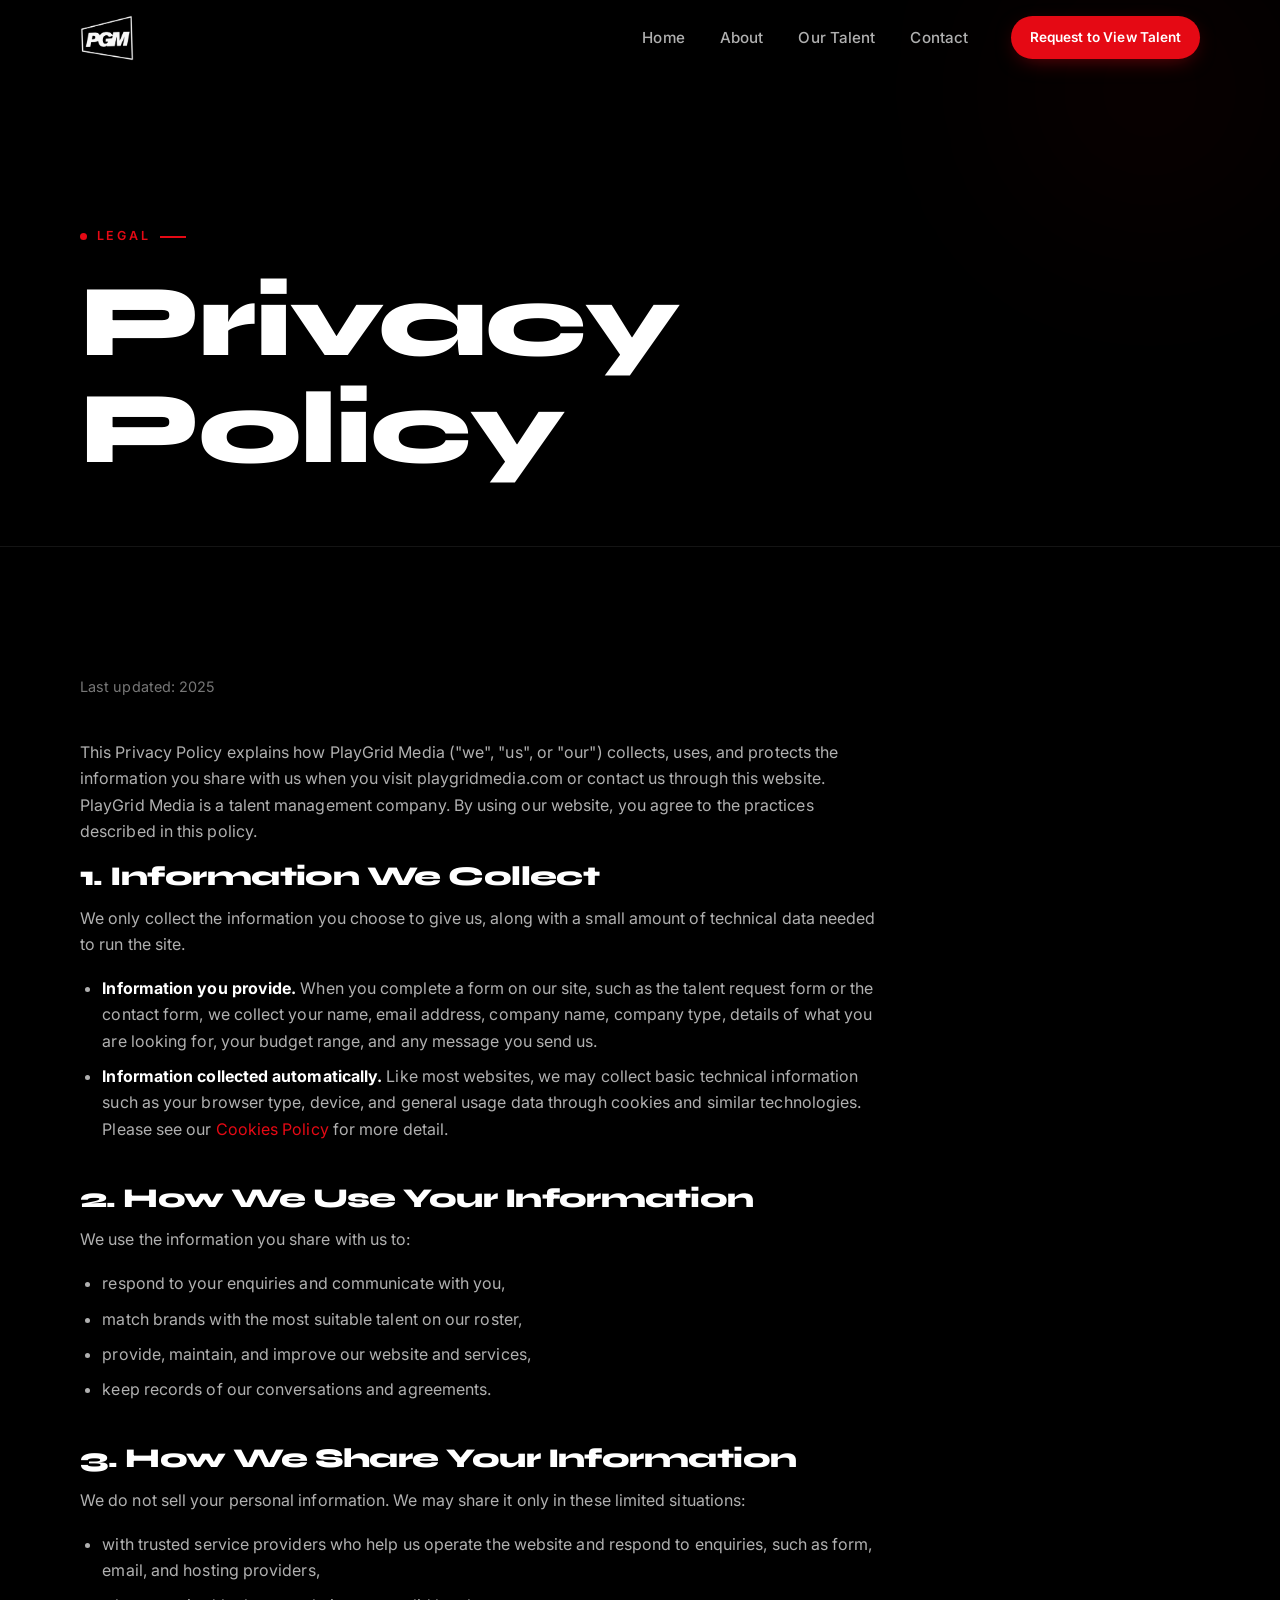
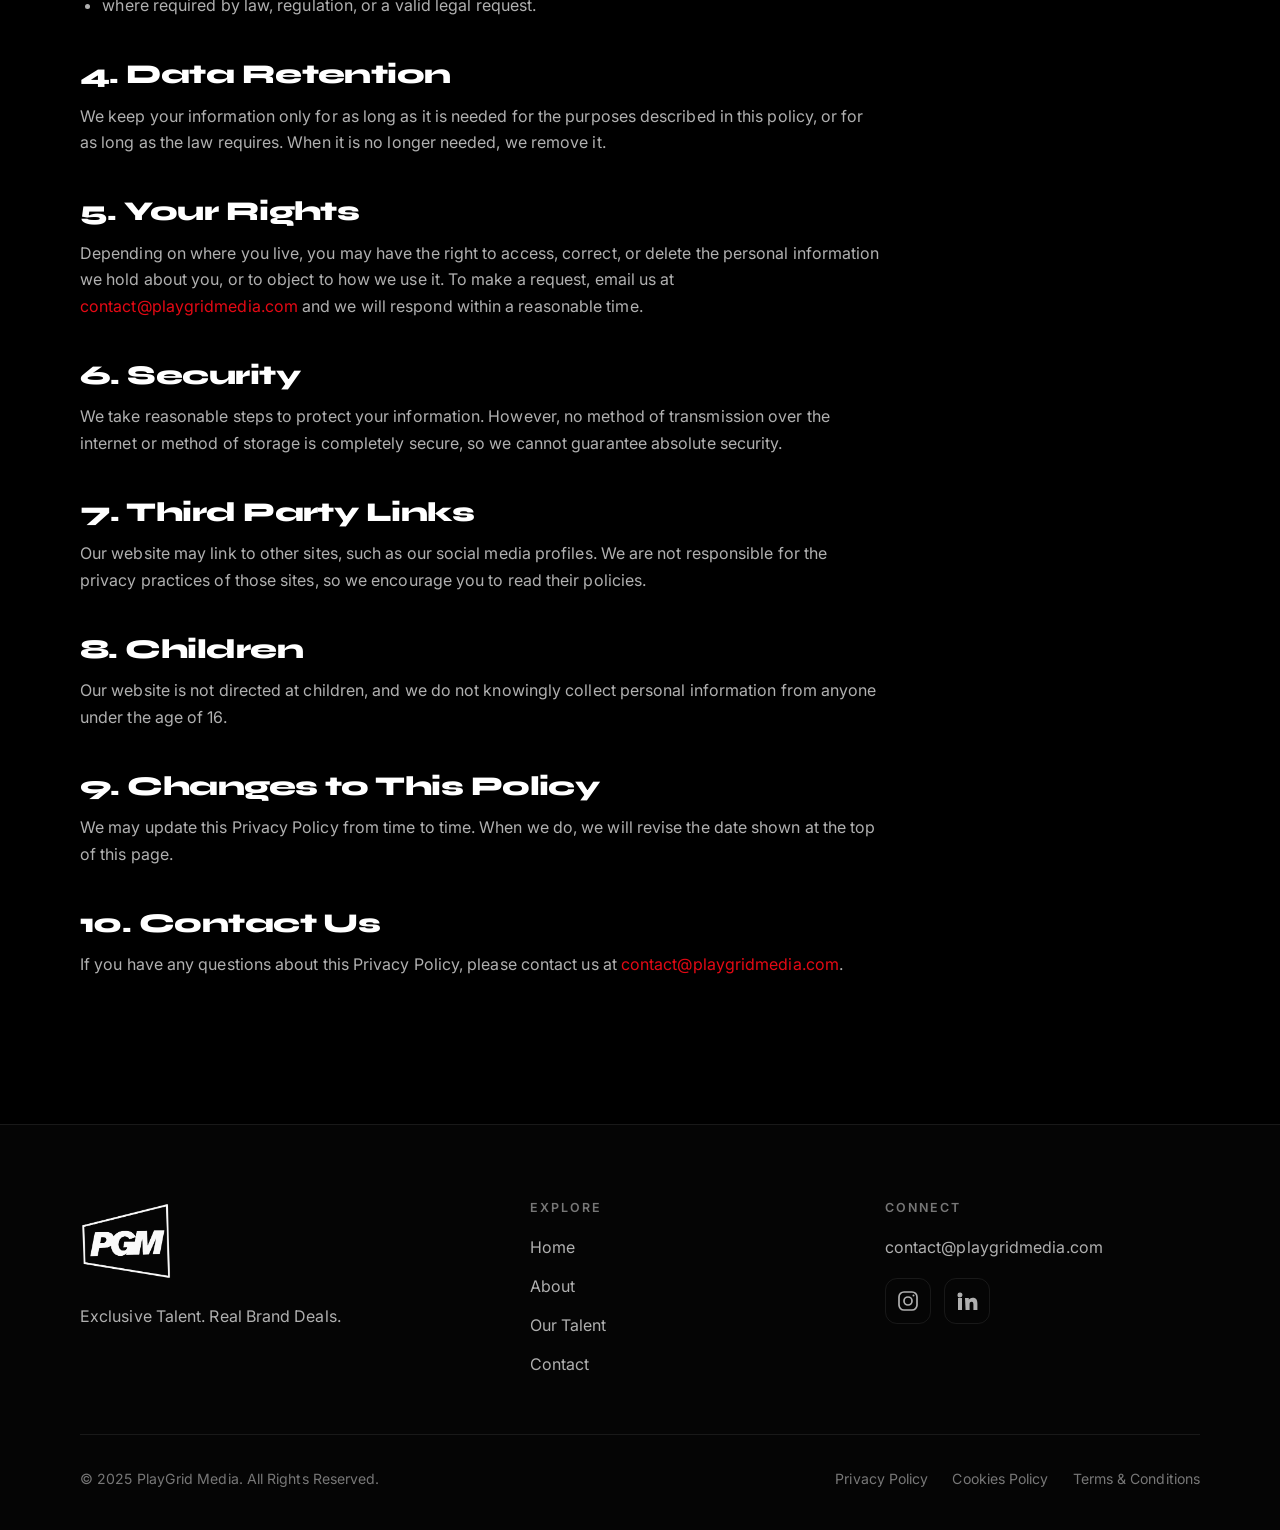
<file: privacy-policy.html>
<!DOCTYPE html>
<html lang="en">
<head>
  <meta charset="UTF-8" />
  <script>document.documentElement.className += " js";</script>
  <meta name="viewport" content="width=device-width, initial-scale=1.0" />
  <title>Privacy Policy | PlayGrid Media</title>
  <meta name="description" content="How PlayGrid Media collects, uses, and protects your information when you use our website." />
  <link rel="canonical" href="https://playgridmedia.com/privacy-policy.html" />
  <meta name="robots" content="noindex, follow" />

  <meta property="og:type" content="website" />
  <meta property="og:title" content="Privacy Policy | PlayGrid Media" />
  <meta property="og:description" content="How PlayGrid Media collects, uses, and protects your information." />
  <meta property="og:url" content="https://playgridmedia.com/privacy-policy.html" />
  <meta property="og:image" content="https://playgridmedia.com/logo.png" />

  <link rel="preconnect" href="https://fonts.googleapis.com" />
  <link rel="preconnect" href="https://fonts.gstatic.com" crossorigin />
  <link href="https://fonts.googleapis.com/css2?family=Inter:wght@400;500;600&family=Syne:wght@700;800&display=swap" rel="stylesheet" />

  <link rel="icon" href="favicon.png" type="image/png" />
  <link rel="stylesheet" href="css/style.css" />
</head>
<body>
  <div class="grain" aria-hidden="true"></div>

  <header class="nav" id="nav">
    <div class="nav__inner container">
      <a class="nav__logo" href="index.html" aria-label="PlayGrid Media home"><img class="logo-img" src="logo.png" alt="PlayGrid Media" /></a>
      <nav class="nav__links" id="navLinks" aria-label="Primary">
        <a href="index.html" class="nav__link">Home</a>
        <a href="about.html" class="nav__link">About</a>
        <a href="talent.html" class="nav__link">Our Talent</a>
        <a href="contact.html" class="nav__link">Contact</a>
        <a href="talent.html" class="btn btn--primary btn--small nav__cta">Request to View Talent</a>
      </nav>
      <button class="nav__toggle" id="navToggle" aria-label="Open menu" aria-expanded="false" aria-controls="navLinks">
        <span></span><span></span><span></span>
      </button>
    </div>
  </header>

  <main>
    <section class="page-hero">
      <div class="glow glow--gold" style="width:420px;height:420px;top:-120px;right:-80px;" aria-hidden="true"></div>
      <div class="container">
        <div class="page-hero__inner">
          <p class="eyebrow hero__fade" style="animation-delay:.05s;">Legal</p>
          <h1 class="h-xl hero__fade" style="animation-delay:.14s;">Privacy Policy</h1>
        </div>
      </div>
    </section>

    <section class="section">
      <div class="container">
        <div class="legal-content" data-reveal>
          <p class="updated">Last updated: 2025</p>

          <p>This Privacy Policy explains how PlayGrid Media ("we", "us", or "our") collects, uses, and protects the information you share with us when you visit playgridmedia.com or contact us through this website. PlayGrid Media is a talent management company. By using our website, you agree to the practices described in this policy.</p>

          <h2>1. Information We Collect</h2>
          <p>We only collect the information you choose to give us, along with a small amount of technical data needed to run the site.</p>
          <ul>
            <li><strong>Information you provide.</strong> When you complete a form on our site, such as the talent request form or the contact form, we collect your name, email address, company name, company type, details of what you are looking for, your budget range, and any message you send us.</li>
            <li><strong>Information collected automatically.</strong> Like most websites, we may collect basic technical information such as your browser type, device, and general usage data through cookies and similar technologies. Please see our <a href="cookies-policy.html">Cookies Policy</a> for more detail.</li>
          </ul>

          <h2>2. How We Use Your Information</h2>
          <p>We use the information you share with us to:</p>
          <ul>
            <li>respond to your enquiries and communicate with you,</li>
            <li>match brands with the most suitable talent on our roster,</li>
            <li>provide, maintain, and improve our website and services,</li>
            <li>keep records of our conversations and agreements.</li>
          </ul>

          <h2>3. How We Share Your Information</h2>
          <p>We do not sell your personal information. We may share it only in these limited situations:</p>
          <ul>
            <li>with trusted service providers who help us operate the website and respond to enquiries, such as form, email, and hosting providers,</li>
            <li>where required by law, regulation, or a valid legal request.</li>
          </ul>

          <h2>4. Data Retention</h2>
          <p>We keep your information only for as long as it is needed for the purposes described in this policy, or for as long as the law requires. When it is no longer needed, we remove it.</p>

          <h2>5. Your Rights</h2>
          <p>Depending on where you live, you may have the right to access, correct, or delete the personal information we hold about you, or to object to how we use it. To make a request, email us at <a href="mailto:contact@playgridmedia.com">contact@playgridmedia.com</a> and we will respond within a reasonable time.</p>

          <h2>6. Security</h2>
          <p>We take reasonable steps to protect your information. However, no method of transmission over the internet or method of storage is completely secure, so we cannot guarantee absolute security.</p>

          <h2>7. Third Party Links</h2>
          <p>Our website may link to other sites, such as our social media profiles. We are not responsible for the privacy practices of those sites, so we encourage you to read their policies.</p>

          <h2>8. Children</h2>
          <p>Our website is not directed at children, and we do not knowingly collect personal information from anyone under the age of 16.</p>

          <h2>9. Changes to This Policy</h2>
          <p>We may update this Privacy Policy from time to time. When we do, we will revise the date shown at the top of this page.</p>

          <h2>10. Contact Us</h2>
          <p>If you have any questions about this Privacy Policy, please contact us at <a href="mailto:contact@playgridmedia.com">contact@playgridmedia.com</a>.</p>
        </div>
      </div>
    </section>
  </main>

  <footer class="footer">
    <div class="container">
      <div class="footer__top">
        <div class="footer__brand">
          <a class="nav__logo" href="index.html"><img class="logo-img" src="logo.png" alt="PlayGrid Media" /></a>
          <p class="footer__tag">Exclusive Talent. Real Brand Deals.</p>
        </div>
        <div class="footer__col">
          <h4>Explore</h4>
          <ul>
            <li><a href="index.html">Home</a></li>
            <li><a href="about.html">About</a></li>
            <li><a href="talent.html">Our Talent</a></li>
            <li><a href="contact.html">Contact</a></li>
          </ul>
        </div>
        <div class="footer__col">
          <h4>Connect</h4>
          <ul>
            <li><a href="mailto:contact@playgridmedia.com">contact@playgridmedia.com</a></li>
          </ul>
          <div class="socials footer__socials">
            <a href="https://www.instagram.com/playgridmedia/" target="_blank" rel="noopener" aria-label="PlayGrid Media on Instagram">
              <svg width="20" height="20" viewBox="0 0 24 24" fill="none" stroke="currentColor" stroke-width="1.7"><rect x="3" y="3" width="18" height="18" rx="5"/><circle cx="12" cy="12" r="4"/><circle cx="17.5" cy="6.5" r="1" fill="currentColor" stroke="none"/></svg>
            </a>
            <a href="https://www.linkedin.com/in/sayed-atal-akbari-139120352/" target="_blank" rel="noopener" aria-label="PlayGrid Media on LinkedIn">
              <svg width="20" height="20" viewBox="0 0 24 24" fill="currentColor"><path d="M4.98 3.5a2.5 2.5 0 11-.02 5 2.5 2.5 0 01.02-5zM3 9h4v12H3zM10 9h3.8v1.7h.05c.53-1 1.83-2.05 3.77-2.05 4.03 0 4.78 2.65 4.78 6.1V21h-4v-5.3c0-1.26-.02-2.9-1.77-2.9-1.77 0-2.04 1.38-2.04 2.8V21h-4z"/></svg>
            </a>
          </div>
        </div>
      </div>
      <div class="footer__bottom">
        <p>&copy; 2025 PlayGrid Media. All Rights Reserved.</p>
        <ul class="footer__legal">
          <li><a href="privacy-policy.html">Privacy Policy</a></li>
          <li><a href="cookies-policy.html">Cookies Policy</a></li>
          <li><a href="terms-and-conditions.html">Terms &amp; Conditions</a></li>
        </ul>
      </div>
    </div>
    <div class="footer__wordmark" aria-hidden="true">PLAYGRID</div>
  </footer>

  <script src="js/main.js"></script>
</body>
</html>
</file>
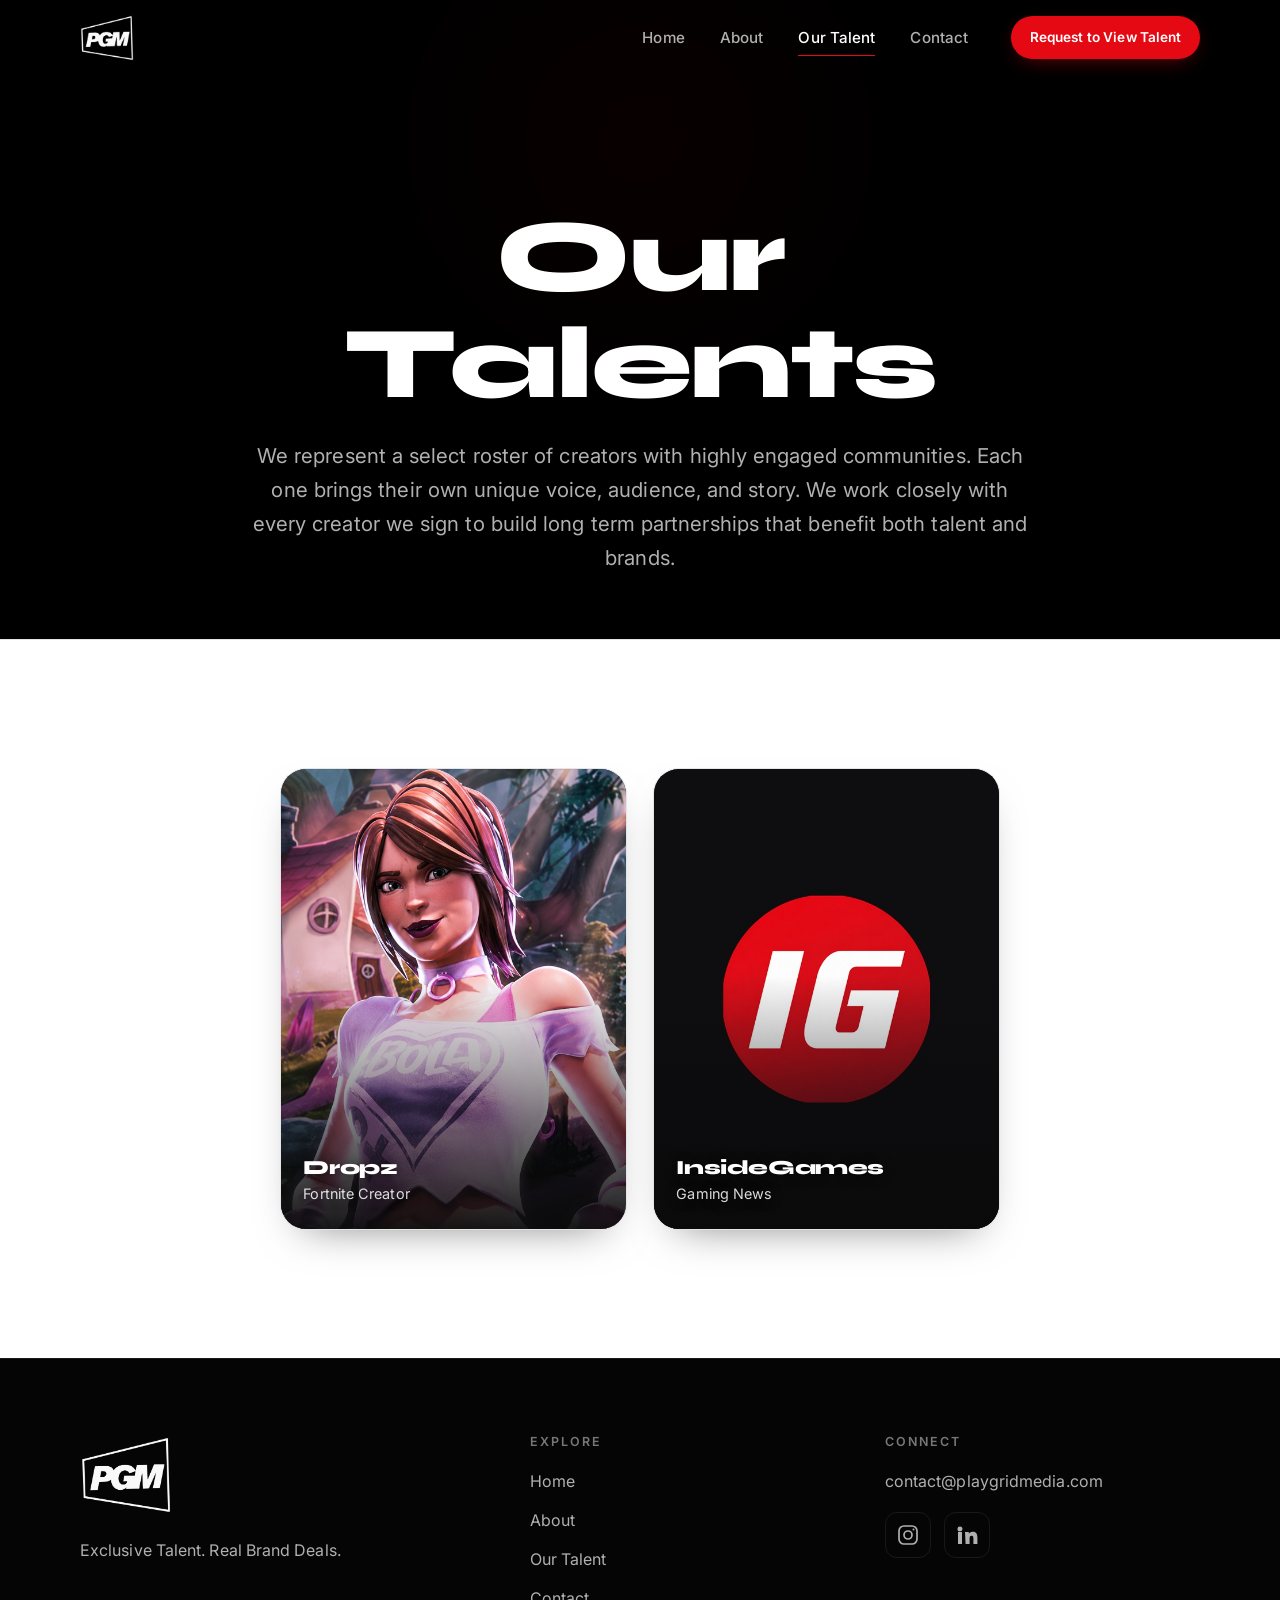
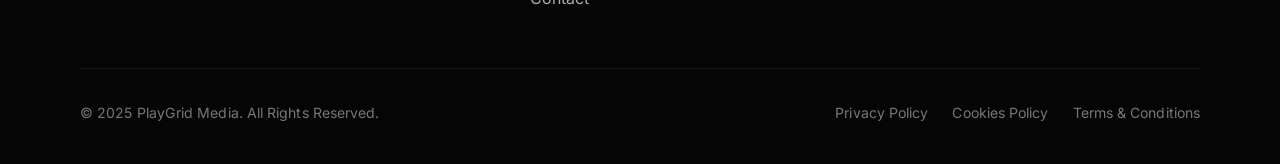
<file: talent.html>
<!DOCTYPE html>
<html lang="en">
<head>
  <meta charset="UTF-8" />
  <script>document.documentElement.className += " js";</script>
  <meta name="viewport" content="width=device-width, initial-scale=1.0" />
  <title>Our Talent | PlayGrid Media</title>
  <meta name="description" content="Our roster is curated and exclusive. Request to view PlayGrid Media talent and we will align your brand with the right creators." />
  <link rel="canonical" href="https://playgridmedia.com/talent.html" />

  <meta property="og:type" content="website" />
  <meta property="og:title" content="Our Talent | PlayGrid Media" />
  <meta property="og:description" content="A curated, exclusive roster. Request to view our talent." />
  <meta property="og:url" content="https://playgridmedia.com/talent.html" />
  <meta property="og:image" content="https://playgridmedia.com/logo.png" />
  <meta name="twitter:card" content="summary_large_image" />

  <link rel="preconnect" href="https://fonts.googleapis.com" />
  <link rel="preconnect" href="https://fonts.gstatic.com" crossorigin />
  <link href="https://fonts.googleapis.com/css2?family=Inter:wght@400;500;600&family=Syne:wght@700;800&display=swap" rel="stylesheet" />

  <link rel="icon" href="favicon.png" type="image/png" />
  <link rel="stylesheet" href="css/style.css" />
</head>
<body>
  <div class="grain" aria-hidden="true"></div>

  <!-- ============ NAV ============ -->
  <header class="nav" id="nav">
    <div class="nav__inner container">
      <a class="nav__logo" href="index.html" aria-label="PlayGrid Media home"><img class="logo-img" src="logo.png" alt="PlayGrid Media" /></a>
      <nav class="nav__links" id="navLinks" aria-label="Primary">
        <a href="index.html" class="nav__link">Home</a>
        <a href="about.html" class="nav__link">About</a>
        <a href="talent.html" class="nav__link">Our Talent</a>
        <a href="contact.html" class="nav__link">Contact</a>
        <a href="talent.html" class="btn btn--primary btn--small nav__cta">Request to View Talent</a>
      </nav>
      <button class="nav__toggle" id="navToggle" aria-label="Open menu" aria-expanded="false" aria-controls="navLinks">
        <span></span><span></span><span></span>
      </button>
    </div>
  </header>

  <main>
    <!-- ============ PAGE HERO ============ -->
    <section class="page-hero">
      <div class="glow glow--gold" style="width:480px;height:480px;top:-100px;left:50%;transform:translateX(-50%);" aria-hidden="true"></div>
      <div class="container">
        <div class="page-hero__inner center" style="margin-inline:auto;">
          <h1 class="h-xl hero__fade" style="animation-delay:.14s;">Our Talents</h1>
          <p class="lead center hero__fade" style="animation-delay:.26s;">
            We represent a select roster of creators with highly engaged communities. Each one brings their own unique voice, audience, and story. We work closely with every creator we sign to build long term partnerships that benefit both talent and brands.
          </p>
        </div>
      </div>
    </section>

    <!-- ============ ROSTER ============ -->
    <section class="section section--light">
      <div class="container">
        <div class="roster-grid">
          <a class="talent-card" href="dropz.html" data-reveal style="--delay:0ms;" aria-label="View Dropz profile">
            <div class="talent-card__media">
              <img src="dropz.jpg" alt="Dropz" loading="lazy" />
            </div>
            <div class="talent-card__body">
              <h3 class="talent-card__name">Dropz</h3>
              <p class="talent-card__role">Fortnite Creator</p>
            </div>
          </a>
          <a class="talent-card" href="insidegames.html" data-reveal style="--delay:140ms;" aria-label="View InsideGames profile">
            <div class="talent-card__media">
              <img src="insidegames.jpg" alt="InsideGames" loading="lazy" />
            </div>
            <div class="talent-card__body">
              <h3 class="talent-card__name">InsideGames</h3>
              <p class="talent-card__role">Gaming News</p>
            </div>
          </a>
        </div>
      </div>
    </section>
  </main>

  <!-- ============ FOOTER ============ -->
  <footer class="footer">
    <div class="container">
      <div class="footer__top">
        <div class="footer__brand">
          <a class="nav__logo" href="index.html"><img class="logo-img" src="logo.png" alt="PlayGrid Media" /></a>
          <p class="footer__tag">Exclusive Talent. Real Brand Deals.</p>
        </div>
        <div class="footer__col">
          <h4>Explore</h4>
          <ul>
            <li><a href="index.html">Home</a></li>
            <li><a href="about.html">About</a></li>
            <li><a href="talent.html">Our Talent</a></li>
            <li><a href="contact.html">Contact</a></li>
          </ul>
        </div>
        <div class="footer__col">
          <h4>Connect</h4>
          <ul>
            <li><a href="mailto:contact@playgridmedia.com">contact@playgridmedia.com</a></li>
          </ul>
          <div class="socials footer__socials">
            <a href="https://www.instagram.com/playgridmedia/" target="_blank" rel="noopener" aria-label="PlayGrid Media on Instagram">
              <svg width="20" height="20" viewBox="0 0 24 24" fill="none" stroke="currentColor" stroke-width="1.7"><rect x="3" y="3" width="18" height="18" rx="5"/><circle cx="12" cy="12" r="4"/><circle cx="17.5" cy="6.5" r="1" fill="currentColor" stroke="none"/></svg>
            </a>
            <a href="https://www.linkedin.com/in/sayed-atal-akbari-139120352/" target="_blank" rel="noopener" aria-label="PlayGrid Media on LinkedIn">
              <svg width="20" height="20" viewBox="0 0 24 24" fill="currentColor"><path d="M4.98 3.5a2.5 2.5 0 11-.02 5 2.5 2.5 0 01.02-5zM3 9h4v12H3zM10 9h3.8v1.7h.05c.53-1 1.83-2.05 3.77-2.05 4.03 0 4.78 2.65 4.78 6.1V21h-4v-5.3c0-1.26-.02-2.9-1.77-2.9-1.77 0-2.04 1.38-2.04 2.8V21h-4z"/></svg>
            </a>
          </div>
        </div>
      </div>
      <div class="footer__bottom">
        <p>&copy; 2025 PlayGrid Media. All Rights Reserved.</p>
        <ul class="footer__legal">
          <li><a href="privacy-policy.html">Privacy Policy</a></li>
          <li><a href="cookies-policy.html">Cookies Policy</a></li>
          <li><a href="terms-and-conditions.html">Terms &amp; Conditions</a></li>
        </ul>
      </div>
    </div>
    <div class="footer__wordmark" aria-hidden="true">PLAYGRID</div>
  </footer>

  <script src="js/main.js"></script>
</body>
</html>
</file>
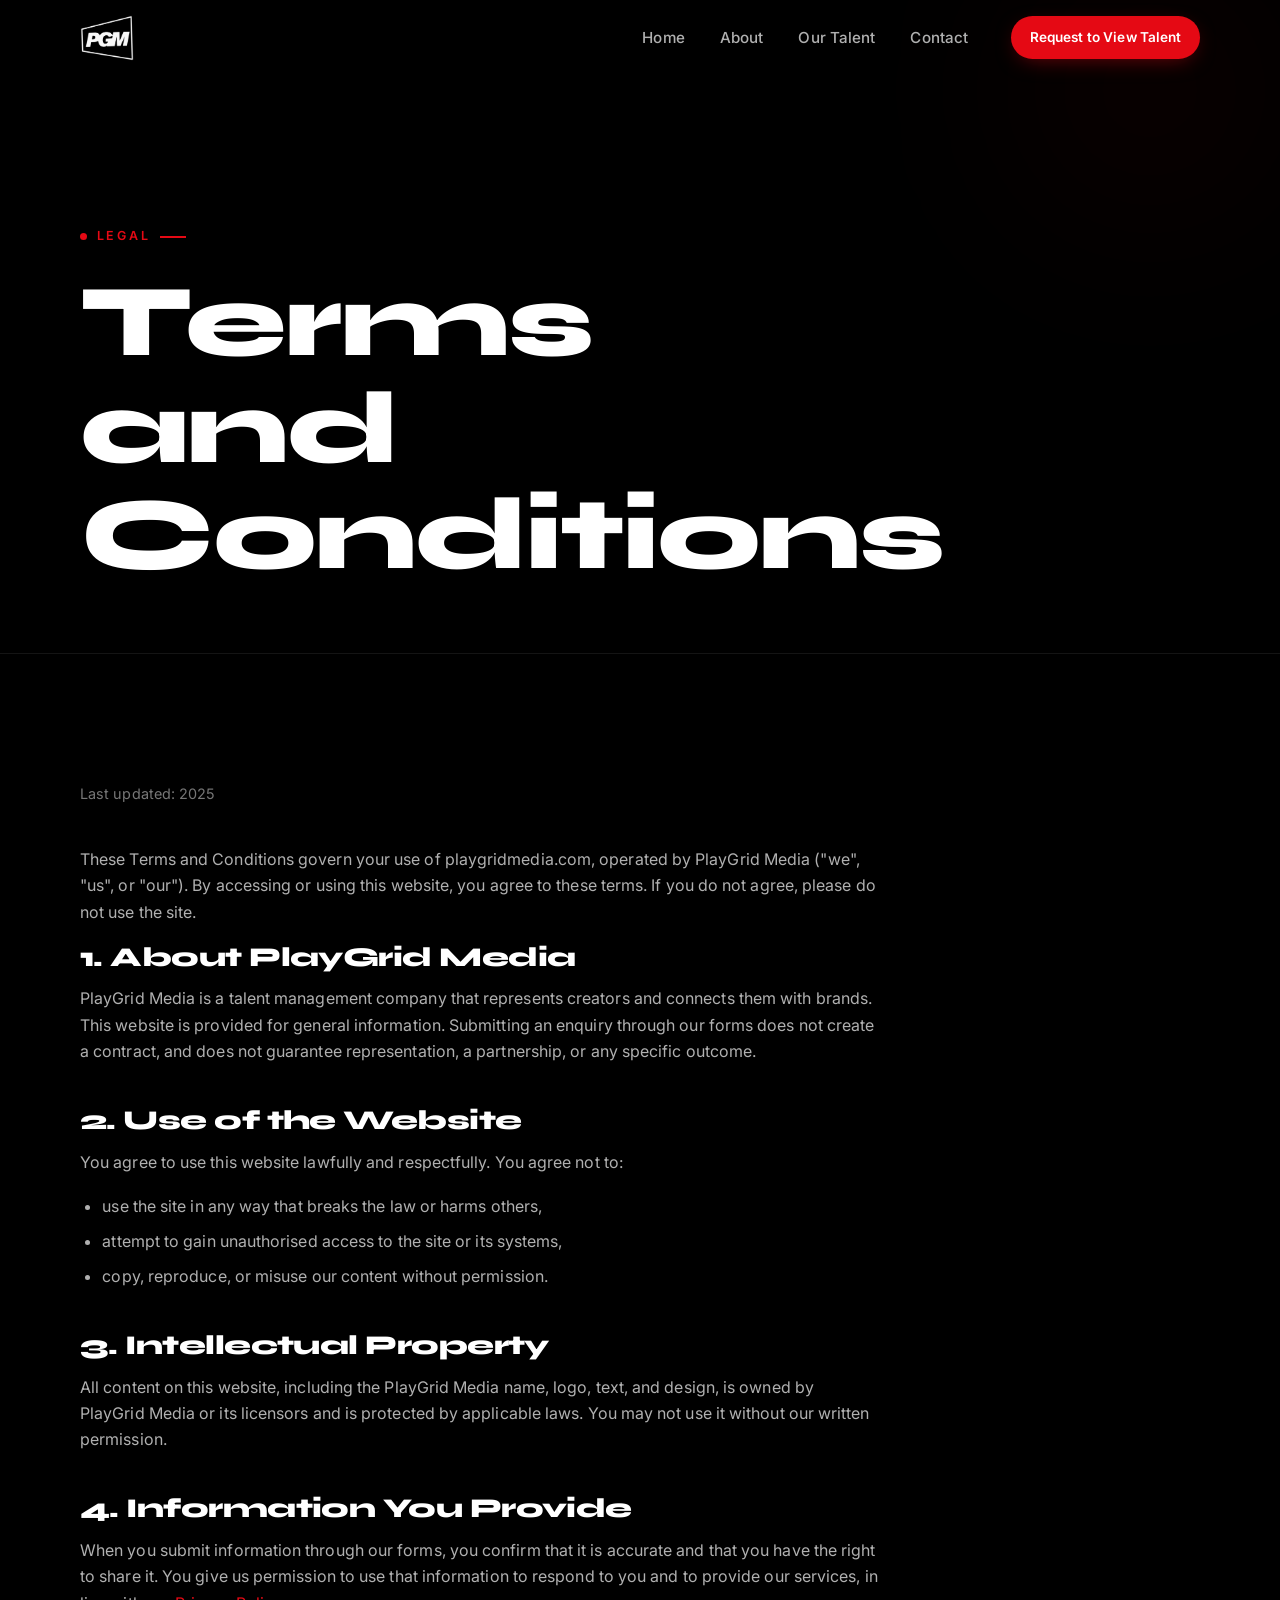
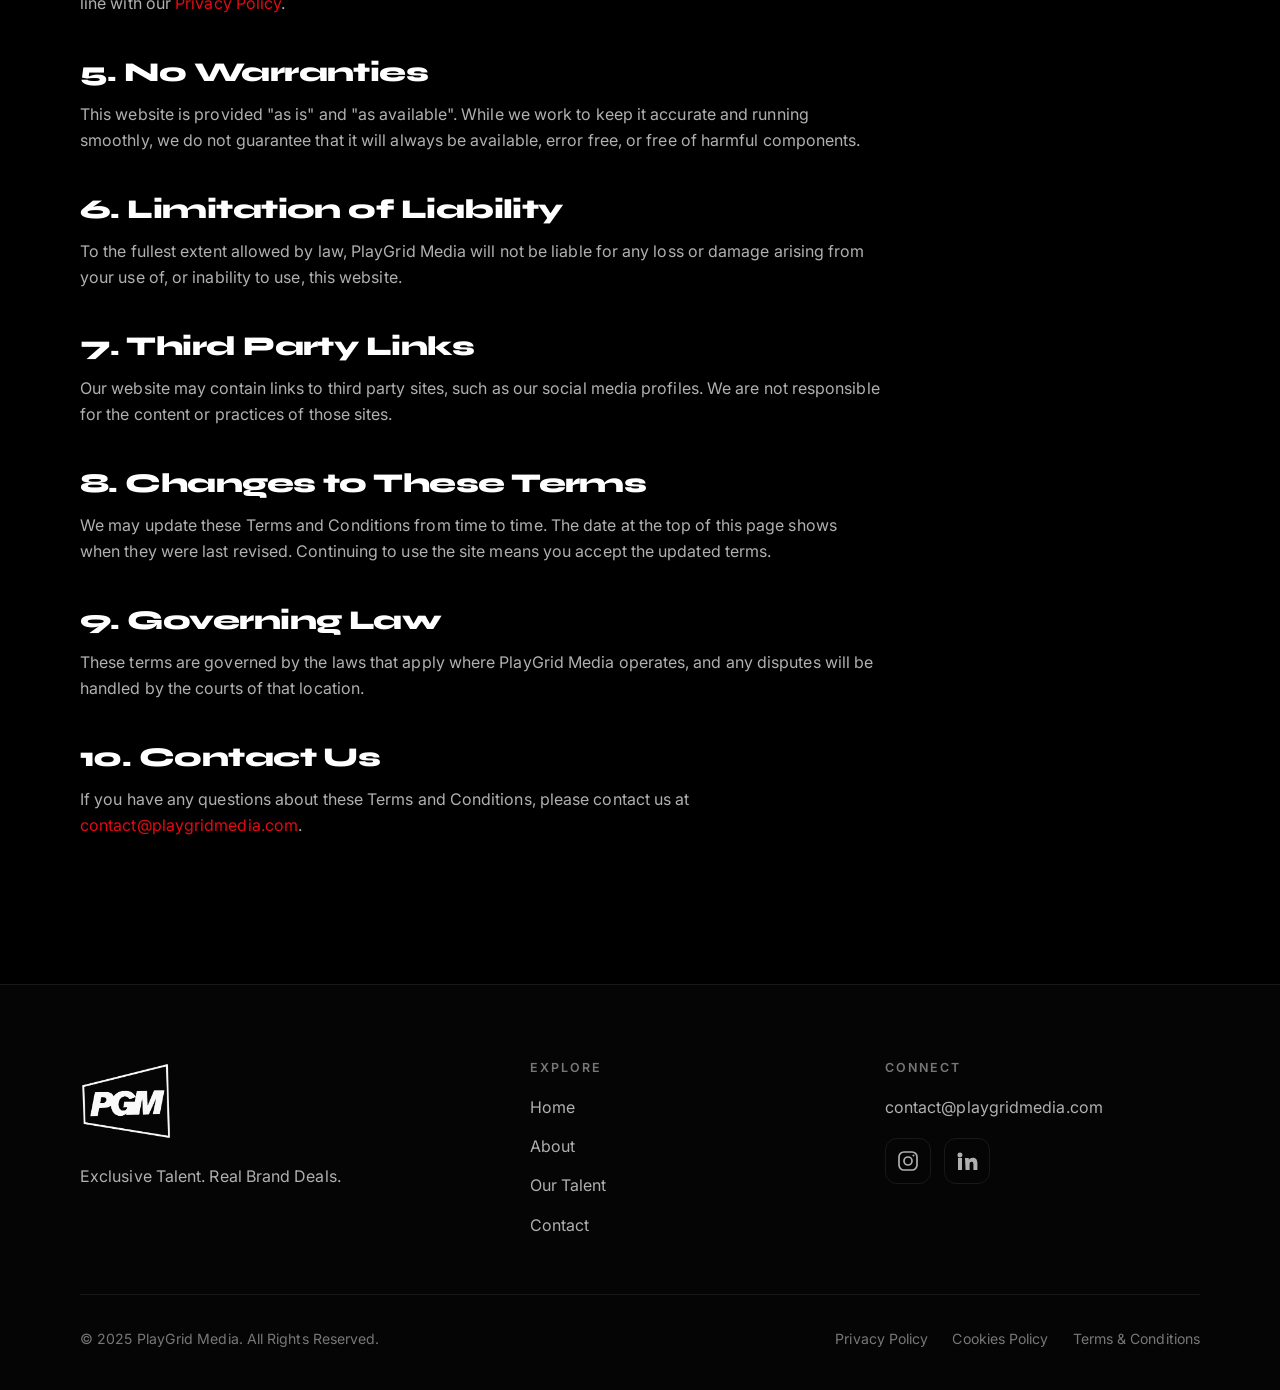
<file: terms-and-conditions.html>
<!DOCTYPE html>
<html lang="en">
<head>
  <meta charset="UTF-8" />
  <script>document.documentElement.className += " js";</script>
  <meta name="viewport" content="width=device-width, initial-scale=1.0" />
  <title>Terms and Conditions | PlayGrid Media</title>
  <meta name="description" content="The terms and conditions that govern your use of the PlayGrid Media website." />
  <link rel="canonical" href="https://playgridmedia.com/terms-and-conditions.html" />
  <meta name="robots" content="noindex, follow" />

  <meta property="og:type" content="website" />
  <meta property="og:title" content="Terms and Conditions | PlayGrid Media" />
  <meta property="og:description" content="The terms that govern your use of the PlayGrid Media website." />
  <meta property="og:url" content="https://playgridmedia.com/terms-and-conditions.html" />
  <meta property="og:image" content="https://playgridmedia.com/logo.png" />

  <link rel="preconnect" href="https://fonts.googleapis.com" />
  <link rel="preconnect" href="https://fonts.gstatic.com" crossorigin />
  <link href="https://fonts.googleapis.com/css2?family=Inter:wght@400;500;600&family=Syne:wght@700;800&display=swap" rel="stylesheet" />

  <link rel="icon" href="favicon.png" type="image/png" />
  <link rel="stylesheet" href="css/style.css" />
</head>
<body>
  <div class="grain" aria-hidden="true"></div>

  <header class="nav" id="nav">
    <div class="nav__inner container">
      <a class="nav__logo" href="index.html" aria-label="PlayGrid Media home"><img class="logo-img" src="logo.png" alt="PlayGrid Media" /></a>
      <nav class="nav__links" id="navLinks" aria-label="Primary">
        <a href="index.html" class="nav__link">Home</a>
        <a href="about.html" class="nav__link">About</a>
        <a href="talent.html" class="nav__link">Our Talent</a>
        <a href="contact.html" class="nav__link">Contact</a>
        <a href="talent.html" class="btn btn--primary btn--small nav__cta">Request to View Talent</a>
      </nav>
      <button class="nav__toggle" id="navToggle" aria-label="Open menu" aria-expanded="false" aria-controls="navLinks">
        <span></span><span></span><span></span>
      </button>
    </div>
  </header>

  <main>
    <section class="page-hero">
      <div class="glow glow--gold" style="width:420px;height:420px;top:-120px;right:-80px;" aria-hidden="true"></div>
      <div class="container">
        <div class="page-hero__inner">
          <p class="eyebrow hero__fade" style="animation-delay:.05s;">Legal</p>
          <h1 class="h-xl hero__fade" style="animation-delay:.14s;">Terms and Conditions</h1>
        </div>
      </div>
    </section>

    <section class="section">
      <div class="container">
        <div class="legal-content" data-reveal>
          <p class="updated">Last updated: 2025</p>

          <p>These Terms and Conditions govern your use of playgridmedia.com, operated by PlayGrid Media ("we", "us", or "our"). By accessing or using this website, you agree to these terms. If you do not agree, please do not use the site.</p>

          <h2>1. About PlayGrid Media</h2>
          <p>PlayGrid Media is a talent management company that represents creators and connects them with brands. This website is provided for general information. Submitting an enquiry through our forms does not create a contract, and does not guarantee representation, a partnership, or any specific outcome.</p>

          <h2>2. Use of the Website</h2>
          <p>You agree to use this website lawfully and respectfully. You agree not to:</p>
          <ul>
            <li>use the site in any way that breaks the law or harms others,</li>
            <li>attempt to gain unauthorised access to the site or its systems,</li>
            <li>copy, reproduce, or misuse our content without permission.</li>
          </ul>

          <h2>3. Intellectual Property</h2>
          <p>All content on this website, including the PlayGrid Media name, logo, text, and design, is owned by PlayGrid Media or its licensors and is protected by applicable laws. You may not use it without our written permission.</p>

          <h2>4. Information You Provide</h2>
          <p>When you submit information through our forms, you confirm that it is accurate and that you have the right to share it. You give us permission to use that information to respond to you and to provide our services, in line with our <a href="privacy-policy.html">Privacy Policy</a>.</p>

          <h2>5. No Warranties</h2>
          <p>This website is provided "as is" and "as available". While we work to keep it accurate and running smoothly, we do not guarantee that it will always be available, error free, or free of harmful components.</p>

          <h2>6. Limitation of Liability</h2>
          <p>To the fullest extent allowed by law, PlayGrid Media will not be liable for any loss or damage arising from your use of, or inability to use, this website.</p>

          <h2>7. Third Party Links</h2>
          <p>Our website may contain links to third party sites, such as our social media profiles. We are not responsible for the content or practices of those sites.</p>

          <h2>8. Changes to These Terms</h2>
          <p>We may update these Terms and Conditions from time to time. The date at the top of this page shows when they were last revised. Continuing to use the site means you accept the updated terms.</p>

          <h2>9. Governing Law</h2>
          <p>These terms are governed by the laws that apply where PlayGrid Media operates, and any disputes will be handled by the courts of that location.</p>

          <h2>10. Contact Us</h2>
          <p>If you have any questions about these Terms and Conditions, please contact us at <a href="mailto:contact@playgridmedia.com">contact@playgridmedia.com</a>.</p>
        </div>
      </div>
    </section>
  </main>

  <footer class="footer">
    <div class="container">
      <div class="footer__top">
        <div class="footer__brand">
          <a class="nav__logo" href="index.html"><img class="logo-img" src="logo.png" alt="PlayGrid Media" /></a>
          <p class="footer__tag">Exclusive Talent. Real Brand Deals.</p>
        </div>
        <div class="footer__col">
          <h4>Explore</h4>
          <ul>
            <li><a href="index.html">Home</a></li>
            <li><a href="about.html">About</a></li>
            <li><a href="talent.html">Our Talent</a></li>
            <li><a href="contact.html">Contact</a></li>
          </ul>
        </div>
        <div class="footer__col">
          <h4>Connect</h4>
          <ul>
            <li><a href="mailto:contact@playgridmedia.com">contact@playgridmedia.com</a></li>
          </ul>
          <div class="socials footer__socials">
            <a href="https://www.instagram.com/playgridmedia/" target="_blank" rel="noopener" aria-label="PlayGrid Media on Instagram">
              <svg width="20" height="20" viewBox="0 0 24 24" fill="none" stroke="currentColor" stroke-width="1.7"><rect x="3" y="3" width="18" height="18" rx="5"/><circle cx="12" cy="12" r="4"/><circle cx="17.5" cy="6.5" r="1" fill="currentColor" stroke="none"/></svg>
            </a>
            <a href="https://www.linkedin.com/in/sayed-atal-akbari-139120352/" target="_blank" rel="noopener" aria-label="PlayGrid Media on LinkedIn">
              <svg width="20" height="20" viewBox="0 0 24 24" fill="currentColor"><path d="M4.98 3.5a2.5 2.5 0 11-.02 5 2.5 2.5 0 01.02-5zM3 9h4v12H3zM10 9h3.8v1.7h.05c.53-1 1.83-2.05 3.77-2.05 4.03 0 4.78 2.65 4.78 6.1V21h-4v-5.3c0-1.26-.02-2.9-1.77-2.9-1.77 0-2.04 1.38-2.04 2.8V21h-4z"/></svg>
            </a>
          </div>
        </div>
      </div>
      <div class="footer__bottom">
        <p>&copy; 2025 PlayGrid Media. All Rights Reserved.</p>
        <ul class="footer__legal">
          <li><a href="privacy-policy.html">Privacy Policy</a></li>
          <li><a href="cookies-policy.html">Cookies Policy</a></li>
          <li><a href="terms-and-conditions.html">Terms &amp; Conditions</a></li>
        </ul>
      </div>
    </div>
    <div class="footer__wordmark" aria-hidden="true">PLAYGRID</div>
  </footer>

  <script src="js/main.js"></script>
</body>
</html>
</file>
<file: css/style.css>
/* ===================================================================
   PlayGrid Media, Talent Management
   Global stylesheet
   Sections: variables, reset, typography, layout, buttons, nav,
   hero, marquee, stats, sections, cards, forms, footer, animations,
   decor, responsive, reduced motion
   =================================================================== */

/* ---------- Design tokens ---------- */
:root {
  --bg:           #000000;
  --bg-alt:       #0c0c0c;
  --bg-elev:      #141414;
  --bg-card:      #0e0e0e;
  --text:         #ffffff;
  --heading:      #ffffff;
  --muted:        #b0b0b0;
  --muted-dim:    #777777;
  --accent:       #e50914;          /* PlayGrid red */
  --accent-strong:#ff2a36;
  --accent-soft:  rgba(229,9,20,0.14);
  --border:       rgba(255,255,255,0.08);
  --border-strong:rgba(255,255,255,0.16);

  --font-display: "Syne", "Segoe UI", system-ui, sans-serif;
  --font-body:    "Inter", system-ui, -apple-system, "Segoe UI", sans-serif;

  --container:    1200px;
  --radius:       18px;
  --radius-lg:    26px;

  --ease:         cubic-bezier(0.22, 1, 0.36, 1);
  --ease-soft:    cubic-bezier(0.76, 0, 0.24, 1);

  --header-h:     76px;
}

/* ---------- Reset ---------- */
*, *::before, *::after { box-sizing: border-box; margin: 0; padding: 0; }

html {
  scroll-behavior: smooth;
  scroll-padding-top: calc(var(--header-h) + 20px);
  -webkit-text-size-adjust: 100%;
}

body {
  background: var(--bg);
  color: var(--text);
  font-family: var(--font-body);
  font-size: 1rem;
  line-height: 1.65;
  font-weight: 400;
  letter-spacing: 0.005em;
  overflow-x: hidden;
  -webkit-font-smoothing: antialiased;
  text-rendering: optimizeLegibility;
}

body.no-scroll { overflow: hidden; }

img { max-width: 100%; display: block; }
a { color: inherit; text-decoration: none; }
ul { list-style: none; }
button { font-family: inherit; cursor: pointer; border: none; background: none; color: inherit; }
input, textarea, select { font-family: inherit; font-size: 1rem; color: inherit; }

::selection { background: var(--accent); color: #ffffff; }

/* ---------- Typography ---------- */
h1, h2, h3, h4 { font-family: var(--font-display); font-weight: 800; line-height: 1.04; letter-spacing: -0.02em; }

.h-xl { font-size: clamp(2.8rem, 8vw, 6.4rem); }
.h-lg { font-size: clamp(2.2rem, 5.5vw, 4rem); }
.h-md { font-size: clamp(1.7rem, 3.5vw, 2.6rem); }

.eyebrow {
  display: inline-flex;
  align-items: center;
  gap: 0.6rem;
  font-family: var(--font-body);
  font-size: 0.78rem;
  font-weight: 600;
  letter-spacing: 0.22em;
  text-transform: uppercase;
  color: var(--accent);
}
.eyebrow::before {
  content: "";
  width: 7px; height: 7px;
  border-radius: 50%;
  background: var(--accent);
  animation: dotPulse 2.4s ease-in-out infinite;
}
.eyebrow::after {
  content: "";
  width: 26px; height: 2px;
  background: var(--accent);
  transform-origin: left;
  transition: transform 0.7s var(--ease) 0.15s;
}
.js .eyebrow[data-reveal]::after { transform: scaleX(0); }
.eyebrow[data-reveal].is-visible::after { transform: scaleX(1); }
@keyframes dotPulse { 0%, 100% { box-shadow: 0 0 0 0 rgba(229,9,20,0.55); } 70% { box-shadow: 0 0 0 6px rgba(229,9,20,0); } }

.lead { font-size: clamp(1.05rem, 1.6vw, 1.3rem); color: var(--muted); max-width: 60ch; }
.text-muted { color: var(--muted); }
.accent { color: var(--accent); }

/* ---------- Layout ---------- */
.container { width: 100%; max-width: var(--container); margin-inline: auto; padding-inline: clamp(1.25rem, 4vw, 2.5rem); }

.section { position: relative; padding-block: clamp(4.5rem, 10vw, 9rem); }
.section--tight { padding-block: clamp(3rem, 6vw, 5rem); }

/* ---------- Black / white / red theme system ---------- */
h1, h2, h3, h4 { color: var(--heading); }
main > section { border-top: 1px solid var(--border); }
main > section:first-child { border-top: none; }
.footer { background: #050505; }

/* light + soft section themes (applied via classes in the HTML) */
.section--light { --bg:#ffffff; --text:#111111; --heading:#000000; --muted:#555555; --muted-dim:#888888; --bg-card:#ffffff; --border:rgba(0,0,0,0.10); --border-strong:rgba(0,0,0,0.22); background-color:#ffffff; color:var(--text); }
.section--soft  { --bg:#f4f4f4; --text:#111111; --heading:#000000; --muted:#555555; --muted-dim:#888888; --bg-card:#ffffff; --border:rgba(0,0,0,0.10); --border-strong:rgba(0,0,0,0.22); background-color:#f4f4f4; color:var(--text); }

/* card shadows (soft, work on light and dark) */
.card, .talent-card { box-shadow: 0 18px 44px -24px rgba(0,0,0,0.55); }
.card:hover, .talent-card:hover { box-shadow: 0 28px 60px -26px rgba(0,0,0,0.6); }

/* creator card name and role sit over a dark image, keep them light */
.talent-card__name { color: #ffffff; }
.talent-card__role { color: rgba(255,255,255,0.78); }

/* CTA band is always a dark feature panel */
.cta-band { --text:#ffffff; --heading:#ffffff; --muted:#b0b0b0; --border:rgba(255,255,255,0.08); color:#ffffff; box-shadow: 0 24px 60px -28px rgba(0,0,0,0.7); }

/* form fields adapt on light and soft sections */
.section--light .field input, .section--light .field select, .section--light .field textarea,
.section--soft .field input, .section--soft .field select, .section--soft .field textarea {
  background: #ffffff; border-color: rgba(0,0,0,0.16); color: #111111;
}
.section--light .field input::placeholder, .section--soft .field input::placeholder,
.section--light .field textarea::placeholder, .section--soft .field textarea::placeholder { color: #9a9a9a; }

.section__head { max-width: 760px; margin-bottom: clamp(2.5rem, 5vw, 4rem); }
.section__head .eyebrow { margin-bottom: 1.2rem; }
.section__head p { margin-top: 1.2rem; }

.center { text-align: center; margin-inline: auto; }

/* ---------- Buttons ---------- */
.btn {
  display: inline-flex;
  align-items: center;
  justify-content: center;
  gap: 0.55em;
  padding: 1rem 1.7rem;
  border-radius: 999px;
  font-weight: 600;
  font-size: 0.95rem;
  letter-spacing: 0.01em;
  white-space: nowrap;
  transition: transform 0.35s var(--ease), background 0.3s ease, color 0.3s ease, box-shadow 0.35s var(--ease), border-color 0.3s ease;
}
.btn .arrow { transition: transform 0.35s var(--ease); }
.btn:hover .arrow { transform: translateX(5px); }

.btn--primary { background: var(--accent); color: #ffffff; box-shadow: 0 6px 22px -8px rgba(229,9,20,0.55); }
.btn--primary:hover { transform: translateY(-3px) scale(1.03); animation: btnPulse 1.8s ease-in-out infinite; }

.btn--ghost { position: relative; overflow: hidden; z-index: 0; border: 1px solid var(--border-strong); color: var(--text); background: transparent; }
.btn--ghost::before { content: ""; position: absolute; inset: 0; z-index: -1; background: var(--accent); transform: translateX(-101%); transition: transform 0.45s var(--ease); }
.btn--ghost:hover { transform: translateY(-3px); color: #ffffff; border-color: var(--accent); }
.btn--ghost:hover::before { transform: translateX(0); }
@keyframes btnPulse { 0%, 100% { box-shadow: 0 6px 22px -8px rgba(229,9,20,0.55); } 50% { box-shadow: 0 10px 34px -6px rgba(229,9,20,0.9); } }

.btn--small { padding: 0.65rem 1.15rem; font-size: 0.85rem; }

.text-link {
  position: relative;
  display: inline-flex; align-items: center; gap: 0.5rem;
  font-weight: 600; color: var(--text);
  padding-bottom: 5px;
  transition: gap 0.3s var(--ease), color 0.3s ease;
}
.text-link::after {
  content: ""; position: absolute; left: 0; bottom: 0;
  height: 2px; width: 100%; background: var(--accent);
  transform: scaleX(0); transform-origin: left;
  transition: transform 0.4s var(--ease);
}
.text-link:hover { gap: 0.85rem; color: var(--accent); }
.text-link:hover::after { transform: scaleX(1); }

/* ---------- Navigation ---------- */
.nav {
  position: fixed; top: 0; left: 0; right: 0; z-index: 100;
  height: var(--header-h);
  display: flex; align-items: center;
  transition: background 0.4s ease, border-color 0.4s ease, backdrop-filter 0.4s ease;
  border-bottom: 1px solid transparent;
}
.nav.scrolled {
  background: rgba(10,10,11,0.72);
  backdrop-filter: blur(14px) saturate(140%);
  -webkit-backdrop-filter: blur(14px) saturate(140%);
  border-bottom: 1px solid var(--border);
}
.nav__inner { display: flex; align-items: center; justify-content: space-between; width: 100%; }

.nav__logo {
  font-family: var(--font-display); font-weight: 800;
  font-size: 1.15rem; letter-spacing: -0.01em;
  display: inline-flex; gap: 0.4em; align-items: center; z-index: 110;
}
.nav__logo span { color: var(--muted); font-weight: 700; }
.nav__logo:hover span { color: var(--accent); transition: color 0.3s ease; }
.logo-img { height: 46px; width: auto; display: block; }
.footer__brand .logo-img { height: 78px; }

.nav__links { display: flex; align-items: center; gap: 2.2rem; }
.nav__link {
  position: relative; font-size: 0.95rem; font-weight: 500; color: var(--muted);
  transition: color 0.3s ease;
}
.nav__link::after {
  content: ""; position: absolute; left: 0; bottom: -6px; height: 1.5px; width: 0;
  background: var(--accent); transition: width 0.35s var(--ease);
}
.nav__link:hover, .nav__link.active { color: var(--text); }
.nav__link:hover::after, .nav__link.active::after { width: 100%; }
.nav__cta { margin-left: 0.5rem; }

.nav__toggle {
  display: none; flex-direction: column; gap: 5px; width: 30px; height: 30px;
  justify-content: center; align-items: center; z-index: 110;
}
.nav__toggle span {
  display: block; width: 24px; height: 2px; background: var(--text); border-radius: 2px;
  transition: transform 0.4s var(--ease-soft), opacity 0.3s ease;
}
.nav--open .nav__toggle span:nth-child(1) { transform: translateY(7px) rotate(45deg); }
.nav--open .nav__toggle span:nth-child(2) { opacity: 0; }
.nav--open .nav__toggle span:nth-child(3) { transform: translateY(-7px) rotate(-45deg); }

/* ---------- Hero ---------- */
.hero {
  position: relative;
  min-height: 100svh;
  display: flex; flex-direction: column; justify-content: center;
  padding-top: calc(var(--header-h) + 2rem);
  padding-bottom: 3rem;
  overflow: hidden;
}
.hero__inner { position: relative; z-index: 2; max-width: 980px; }
.hero .eyebrow { margin-bottom: 1.6rem; }

.hero__title { margin-bottom: 1.8rem; }
/* word reveal: each word wraps an inner span that slides up */
.word { display: inline-block; overflow: hidden; vertical-align: top; }
.word > span { display: inline-block; }
.js .hero__title .word > span { transform: translateY(115%); }
.js .hero__title.reveal-on-load .word > span {
  animation: wordUp 0.95s var(--ease) forwards;
}
@keyframes wordUp { to { transform: translateY(0); } }

.hero__subtitle { font-size: clamp(1.05rem, 1.7vw, 1.35rem); color: var(--muted); max-width: 56ch; margin-bottom: 2.4rem; }
.hero__cta { display: flex; flex-wrap: wrap; gap: 1rem; }

.js .hero__fade { opacity: 0; transform: translateY(20px); animation: fadeUp 0.9s var(--ease) forwards; }
@keyframes fadeUp { to { opacity: 1; transform: none; } }

.scroll-cue {
  position: absolute; bottom: 1.8rem; left: 50%; transform: translateX(-50%);
  display: flex; flex-direction: column; align-items: center; gap: 0.5rem;
  font-size: 0.72rem; letter-spacing: 0.2em; text-transform: uppercase; color: var(--muted-dim);
  z-index: 2;
}
.scroll-cue__line { width: 1px; height: 42px; background: linear-gradient(var(--muted-dim), transparent); position: relative; overflow: hidden; }
.scroll-cue__line::after { content: ""; position: absolute; top: -50%; left: 0; width: 100%; height: 50%; background: var(--accent); animation: scrollDot 2s infinite; }
@keyframes scrollDot { 0% { top: -50%; } 100% { top: 100%; } }

/* ---------- Marquee ---------- */
.marquee {
  position: relative; overflow: hidden; width: 100%;
  border-block: 1px solid var(--border);
  padding-block: 1.6rem;
  background: rgba(255,255,255,0.015);
  -webkit-mask-image: linear-gradient(90deg, transparent, #000 12%, #000 88%, transparent);
          mask-image: linear-gradient(90deg, transparent, #000 12%, #000 88%, transparent);
}
.marquee__track { display: flex; width: max-content; animation: marquee 28s linear infinite; }
.marquee:hover .marquee__track { animation-play-state: paused; }
.marquee__group { display: flex; align-items: center; flex-shrink: 0; }
.marquee__item {
  font-family: var(--font-display); font-weight: 700;
  font-size: clamp(1.4rem, 3vw, 2.3rem); color: var(--muted);
  padding-inline: clamp(1.4rem, 4vw, 3rem);
  display: inline-flex; align-items: center; gap: clamp(1.4rem, 4vw, 3rem);
  transition: color 0.3s ease;
  white-space: nowrap;
}
.marquee__item::after { content: "\2022"; color: var(--accent); font-size: 0.5em; opacity: 0.6; }
.marquee__item:hover { color: var(--text); }
@keyframes marquee { to { transform: translateX(-50%); } }

/* ---------- Stats ---------- */
.stats {
  display: grid; grid-template-columns: repeat(3, 1fr); gap: 1px;
  background: var(--border);
  border: 1px solid var(--border);
  border-radius: var(--radius);
  overflow: hidden;
}
.stat { background: var(--bg); padding: clamp(1.6rem, 3vw, 2.4rem); text-align: center; }
.stat__num { font-family: var(--font-display); font-weight: 800; font-size: clamp(2.2rem, 5vw, 3.4rem); line-height: 1; }
.stat__num .suffix { color: inherit; }
.stat__label { margin-top: 0.6rem; font-size: 0.85rem; letter-spacing: 0.12em; text-transform: uppercase; color: var(--muted); }

/* ---------- Generic grid + cards ---------- */
.grid { display: grid; gap: 1.4rem; }
.grid--2 { grid-template-columns: repeat(2, 1fr); }
.grid--3 { grid-template-columns: repeat(3, 1fr); }
.grid--4 { grid-template-columns: repeat(4, 1fr); }

.card {
  position: relative;
  background: var(--bg-card);
  border: 1px solid var(--border);
  border-radius: var(--radius-lg);
  padding: clamp(1.6rem, 3vw, 2.4rem);
  overflow: hidden;
  transition: transform 0.5s var(--ease), border-color 0.4s ease, background 0.4s ease;
}
.card::before {
  content: ""; position: absolute; inset: 0;
  background: radial-gradient(120% 80% at 0% 0%, var(--accent-soft), transparent 55%);
  opacity: 0; transition: opacity 0.5s ease; pointer-events: none;
}
.card:hover { transform: translateY(-6px); border-color: var(--border-strong); }
.card:hover::before { opacity: 1; }
.card__icon {
  width: 48px; height: 48px; border-radius: 12px;
  display: grid; place-items: center; margin-bottom: 1.3rem;
  background: var(--accent-soft); color: var(--accent);
  border: 1px solid rgba(229,9,20,0.28);
}
.card__index { font-family: var(--font-display); font-size: 0.9rem; color: var(--accent); margin-bottom: 1rem; }
.card h3 { font-size: 1.3rem; margin-bottom: 0.7rem; }
.card p { color: var(--muted); font-size: 0.97rem; }

/* split feature row (about teaser) */
.split { display: grid; grid-template-columns: 1.1fr 0.9fr; gap: clamp(2rem, 5vw, 4.5rem); align-items: center; }

/* ---------- Media placeholder ---------- */
.media-ph {
  position: relative; border-radius: var(--radius-lg); overflow: hidden;
  background:
    linear-gradient(135deg, #161619, #0e0e10);
  border: 1px solid var(--border);
  aspect-ratio: 4 / 3;
  display: grid; place-items: center;
}
.media-ph::after {
  content: ""; position: absolute; inset: 0;
  background-image: linear-gradient(rgba(255,255,255,0.04) 1px, transparent 1px),
                    linear-gradient(90deg, rgba(255,255,255,0.04) 1px, transparent 1px);
  background-size: 32px 32px;
  -webkit-mask-image: radial-gradient(70% 70% at 50% 50%, #000, transparent);
          mask-image: radial-gradient(70% 70% at 50% 50%, #000, transparent);
}
.media-ph__label {
  position: relative; z-index: 1; text-align: center; color: var(--muted-dim);
  font-size: 0.8rem; letter-spacing: 0.12em; text-transform: uppercase;
  display: flex; flex-direction: column; align-items: center; gap: 0.6rem;
}
.media-ph__label svg { opacity: 0.5; }

/* ---------- Talent roster (future ready) ---------- */
.roster { margin-top: 3rem; }
.talent-card {
  position: relative; border-radius: var(--radius-lg); overflow: hidden;
  border: 1px solid var(--border); background: var(--bg-card);
  transition: transform 0.5s var(--ease), border-color 0.4s ease;
}
.talent-card:hover { transform: translateY(-6px); border-color: var(--border-strong); }
.talent-card__media { aspect-ratio: 3 / 4; position: relative; background: linear-gradient(160deg, #1a1a1e, #0d0d0f); }
.talent-card__media::after {
  content: ""; position: absolute; inset: 0;
  background: linear-gradient(to top, rgba(10,10,11,0.95), transparent 55%);
}
.talent-card__locked {
  position: absolute; inset: 0; z-index: 2; display: flex; flex-direction: column;
  align-items: center; justify-content: center; gap: 0.8rem; color: var(--muted);
  backdrop-filter: blur(2px);
}
.talent-card__locked svg { color: var(--accent); }
.talent-card__locked span { font-size: 0.78rem; letter-spacing: 0.18em; text-transform: uppercase; }
.talent-card__body { position: absolute; left: 0; right: 0; bottom: 0; z-index: 3; padding: 1.3rem 1.4rem 1.5rem; text-shadow: 0 1px 12px rgba(0,0,0,0.55); }
.talent-card__name { font-family: var(--font-display); font-size: 1.25rem; font-weight: 800; }
.talent-card__role { color: rgba(255,255,255,0.85); font-size: 0.9rem; margin-top: 0.2rem; }
.talent-card__stats { display: flex; gap: 1.4rem; margin-top: 1rem; }
.talent-card__stats div span { display: block; }
.talent-card__stats .n { font-family: var(--font-display); font-weight: 800; font-size: 1.1rem; }
.talent-card__stats .l { font-size: 0.72rem; letter-spacing: 0.1em; text-transform: uppercase; color: var(--muted-dim); }
.talent-card__socials { display: flex; gap: 0.8rem; margin-top: 1.2rem; }
.talent-card__socials a { width: 34px; height: 34px; border-radius: 9px; display: grid; place-items: center; border: 1px solid var(--border); color: var(--muted); transition: color 0.3s, border-color 0.3s; }
.talent-card__socials a:hover { color: var(--accent); border-color: var(--accent); }

/* Clickable creator cards + creator profile pages */
a.talent-card { display: block; color: inherit; }
.talent-card__media img { position: absolute; inset: 0; width: 100%; height: 100%; object-fit: cover; }
.roster-grid { display: grid; grid-template-columns: repeat(2, minmax(0, 1fr)); gap: 1.6rem; max-width: 720px; margin: 0 auto; }
.back-link { display: inline-flex; align-items: center; gap: 0.5rem; color: var(--muted); font-size: 0.92rem; font-weight: 500; margin-bottom: 2rem; transition: color 0.3s ease, gap 0.3s var(--ease); }
.back-link:hover { color: var(--text); gap: 0.8rem; }
.creator-hero__grid { display: grid; grid-template-columns: 0.8fr 1.2fr; gap: clamp(2rem, 5vw, 4rem); align-items: center; }
.creator-hero__media { position: relative; border-radius: var(--radius-lg); overflow: hidden; border: 1px solid var(--border); aspect-ratio: 3 / 4; background: var(--bg-card); }
.creator-hero__media img { position: absolute; inset: 0; width: 100%; height: 100%; object-fit: cover; }
.creator-hero__info .socials { margin-top: 2rem; }
@media (max-width: 820px) { .creator-hero__grid { grid-template-columns: 1fr; } .creator-hero__media { max-width: 340px; } }
@media (max-width: 600px) { .roster-grid { grid-template-columns: 1fr; max-width: 380px; } }

/* ---------- Forms ---------- */
.form { display: grid; gap: 1.4rem; }
.form__row { display: grid; gap: 1.4rem; grid-template-columns: 1fr 1fr; }
.field { display: flex; flex-direction: column; gap: 0.5rem; }
.field label { font-size: 0.82rem; letter-spacing: 0.08em; text-transform: uppercase; color: var(--muted); }
.field label .req { color: var(--accent); }
.field input, .field select, .field textarea {
  width: 100%; padding: 0.9rem 1.1rem; border-radius: 12px;
  background: rgba(255,255,255,0.025); border: 1px solid var(--border);
  color: var(--text); transition: border-color 0.3s ease, background 0.3s ease;
}
.field textarea { min-height: 140px; resize: vertical; }
.field select { appearance: none; -webkit-appearance: none; background-image: url("data:image/svg+xml,%3Csvg xmlns='http://www.w3.org/2000/svg' width='12' height='8' viewBox='0 0 12 8' fill='none'%3E%3Cpath d='M1 1.5L6 6.5L11 1.5' stroke='%239a9aa3' stroke-width='1.5' stroke-linecap='round'/%3E%3C/svg%3E"); background-repeat: no-repeat; background-position: right 1.1rem center; padding-right: 2.6rem; }
.field input::placeholder, .field textarea::placeholder { color: var(--muted-dim); }
.field input:focus, .field select:focus, .field textarea:focus { outline: none; border-color: var(--accent); background: rgba(255,255,255,0.04); }
.field.invalid input, .field.invalid select, .field.invalid textarea { border-color: #d4584f; }
.field__error { font-size: 0.78rem; color: #e0746c; min-height: 0; display: none; }
.field.invalid .field__error { display: block; }

.form__note { font-size: 0.85rem; color: var(--muted-dim); }
.form__status { display: none; padding: 1rem 1.2rem; border-radius: 12px; font-size: 0.95rem; }
.form__status.show { display: block; }
.form__status.ok { background: var(--accent-soft); border: 1px solid rgba(229,9,20,0.3); color: var(--text); }

/* Focus visibility for keyboard users */
:focus-visible { outline: 2px solid var(--accent); outline-offset: 3px; border-radius: 4px; }

/* ---------- Contact layout ---------- */
.contact-grid { display: grid; grid-template-columns: 0.85fr 1.15fr; gap: clamp(2rem, 5vw, 4.5rem); align-items: start; }
.contact-info { display: flex; flex-direction: column; gap: 1.5rem; }
.contact-item { display: flex; flex-direction: column; gap: 0.3rem; padding-bottom: 1.4rem; border-bottom: 1px solid var(--border); }
.contact-item .l { font-size: 0.78rem; letter-spacing: 0.14em; text-transform: uppercase; color: var(--muted); }
.contact-item a, .contact-item p { font-size: 1.15rem; font-weight: 500; }
.contact-item a:hover { color: var(--accent); transition: color 0.3s; }
.socials { display: flex; gap: 0.8rem; }
.socials a {
  width: 46px; height: 46px; border-radius: 12px; display: grid; place-items: center;
  border: 1px solid var(--border); color: var(--muted);
  transition: color 0.3s ease, border-color 0.3s ease, transform 0.3s ease;
}
.socials a:hover { color: var(--accent); border-color: var(--accent); transform: translateY(-3px); }

/* ---------- CTA band ---------- */
.cta-band { position: relative; text-align: center; border-radius: var(--radius-lg); padding: clamp(2.8rem, 6vw, 5rem); border: 1px solid var(--border); overflow: hidden; background: var(--bg-elev); }
.cta-band::before { content: ""; position: absolute; inset: 0; background: radial-gradient(80% 120% at 50% 0%, var(--accent-soft), transparent 60%); pointer-events: none; }
.cta-band > * { position: relative; z-index: 1; }
.cta-band .btn { margin-top: 2rem; }

/* ---------- Footer ---------- */
.footer { border-top: 1px solid var(--border); padding-top: clamp(3rem, 6vw, 5rem); padding-bottom: 2.5rem; position: relative; overflow: hidden; }
.footer__top { display: grid; grid-template-columns: 1.3fr 1fr 1fr; gap: 2.5rem; margin-bottom: 3.5rem; }
.footer__brand .nav__logo { font-size: 1.4rem; }
.footer__tag { color: var(--muted); margin-top: 1rem; max-width: 32ch; }
.footer__col h4 { font-family: var(--font-body); font-size: 0.78rem; letter-spacing: 0.16em; text-transform: uppercase; color: var(--muted-dim); font-weight: 600; margin-bottom: 1.2rem; }
.footer__col ul { display: flex; flex-direction: column; gap: 0.8rem; }
.footer__col a { color: var(--muted); transition: color 0.3s ease; }
.footer__col a:hover { color: var(--text); }
.footer__bottom { display: flex; justify-content: space-between; align-items: center; gap: 1rem; flex-wrap: wrap; padding-top: 2rem; border-top: 1px solid var(--border); color: var(--muted-dim); font-size: 0.88rem; }
.footer__socials { margin-top: 1.1rem; }
.footer__socials a { width: 46px; height: 46px; }
.socials a svg { width: 24px; height: 24px; }
.footer__legal { display: flex; flex-wrap: wrap; gap: 0.9rem 1.5rem; }
.footer__legal a { color: var(--muted-dim); transition: color 0.3s ease; }
.footer__legal a:hover { color: var(--text); }
.footer__wordmark { display: none; position: absolute; bottom: -2.5vw; left: 0; right: 0; text-align: center; font-family: var(--font-display); font-weight: 800; font-size: 18vw; line-height: 1; color: rgba(255,255,255,0.02); pointer-events: none; user-select: none; letter-spacing: -0.03em; }

/* ---------- Reveal on scroll ---------- */
.js [data-reveal] { opacity: 0; transform: translateY(28px); transition: opacity 0.8s ease, transform 0.8s var(--ease); transition-delay: var(--delay, 0ms); will-change: opacity, transform; }
.js [data-reveal="left"] { transform: translateX(-32px); }
.js [data-reveal="right"] { transform: translateX(32px); }
.js [data-reveal="scale"] { transform: scale(0.96); }
[data-reveal].is-visible { opacity: 1 !important; transform: none !important; }

/* ---------- Decorative background ---------- */
.glow { position: absolute; border-radius: 50%; filter: blur(90px); pointer-events: none; z-index: 0; opacity: 0.5; }
.glow--gold { background: radial-gradient(circle, rgba(229,9,20,0.13), transparent 70%); }
.glow--cool { background: radial-gradient(circle, rgba(255,255,255,0.04), transparent 70%); }

.grain {
  position: fixed; inset: 0; z-index: 1; pointer-events: none; opacity: 0.06; mix-blend-mode: overlay;
  background-image: url("data:image/svg+xml,%3Csvg xmlns='http://www.w3.org/2000/svg' width='200' height='200'%3E%3Cfilter id='n'%3E%3CfeTurbulence type='fractalNoise' baseFrequency='0.85' numOctaves='3' stitchTiles='stitch'/%3E%3C/filter%3E%3Crect width='100%25' height='100%25' filter='url(%23n)'/%3E%3C/svg%3E");
}

main, .footer { position: relative; z-index: 2; }

/* ---------- Page hero (inner pages) ---------- */
.page-hero { position: relative; padding-top: calc(var(--header-h) + clamp(4rem, 10vw, 8rem)); padding-bottom: clamp(2rem, 5vw, 4rem); overflow: hidden; }
.page-hero__inner { position: relative; z-index: 2; max-width: 820px; }
.page-hero .eyebrow { margin-bottom: 1.4rem; }
.page-hero p { margin-top: 1.4rem; }

/* ---------- Legal pages ---------- */
.legal-content { max-width: 800px; }
.legal-content .updated { color: var(--muted-dim); font-size: 0.9rem; margin-bottom: 2.5rem; }
.legal-content h2 { font-size: clamp(1.3rem, 2.5vw, 1.7rem); margin-top: 2.6rem; margin-bottom: 0.9rem; }
.legal-content h2:first-of-type { margin-top: 0; }
.legal-content p { color: var(--muted); margin-bottom: 1.1rem; }
.legal-content ul { list-style: disc; padding-left: 1.4rem; margin-bottom: 1.3rem; color: var(--muted); }
.legal-content li { margin-bottom: 0.55rem; }
.legal-content a { color: var(--accent); border-bottom: 1px solid transparent; transition: border-color 0.3s ease; }
.legal-content a:hover { border-color: var(--accent); }
.legal-content strong { color: var(--text); }

/* ---------- Responsive ---------- */
@media (max-width: 980px) {
  .grid--4 { grid-template-columns: repeat(2, 1fr); }
  .split, .contact-grid { grid-template-columns: 1fr; }
  .footer__top { grid-template-columns: 1fr 1fr; }
  .footer__brand { grid-column: 1 / -1; }
}

@media (max-width: 860px) {
  .nav__toggle { display: flex; }
  .nav__links {
    position: fixed; inset: 0; height: 100svh;
    flex-direction: column; justify-content: center; gap: 2.2rem;
    background: var(--bg);
    transform: translateY(-100%);
    transition: transform 0.55s var(--ease-soft);
    border-bottom: none;
  }
  .nav--open .nav__links { transform: translateY(0); }
  .nav__link { font-size: 1.6rem; color: var(--text); font-family: var(--font-display); font-weight: 700; }
  .nav__link::after { display: none; }
  .nav__cta { margin-left: 0; margin-top: 0.5rem; }
  .nav.scrolled .nav__links { background: var(--bg); }
}

@media (max-width: 720px) {
  .grid--3, .grid--4 { grid-template-columns: 1fr; }
  .stats { grid-template-columns: 1fr; }
  .form__row { grid-template-columns: 1fr; }
  .footer__top { grid-template-columns: 1fr; }
  .footer__bottom { justify-content: center; text-align: center; }
  .hero__cta .btn { flex: 1 1 auto; }
}

/* ---------- Reduced motion ---------- */
@media (prefers-reduced-motion: reduce) {
  html { scroll-behavior: auto; }
  *, *::before, *::after { animation-duration: 0.001ms !important; animation-iteration-count: 1 !important; transition-duration: 0.001ms !important; }
  .js [data-reveal] { opacity: 1 !important; transform: none !important; }
  .js .hero__title .word > span { transform: none !important; }
  .js .hero__fade { opacity: 1 !important; transform: none !important; }
  .marquee__track { animation: none !important; }
  .scroll-cue { display: none; }
}
</file>
